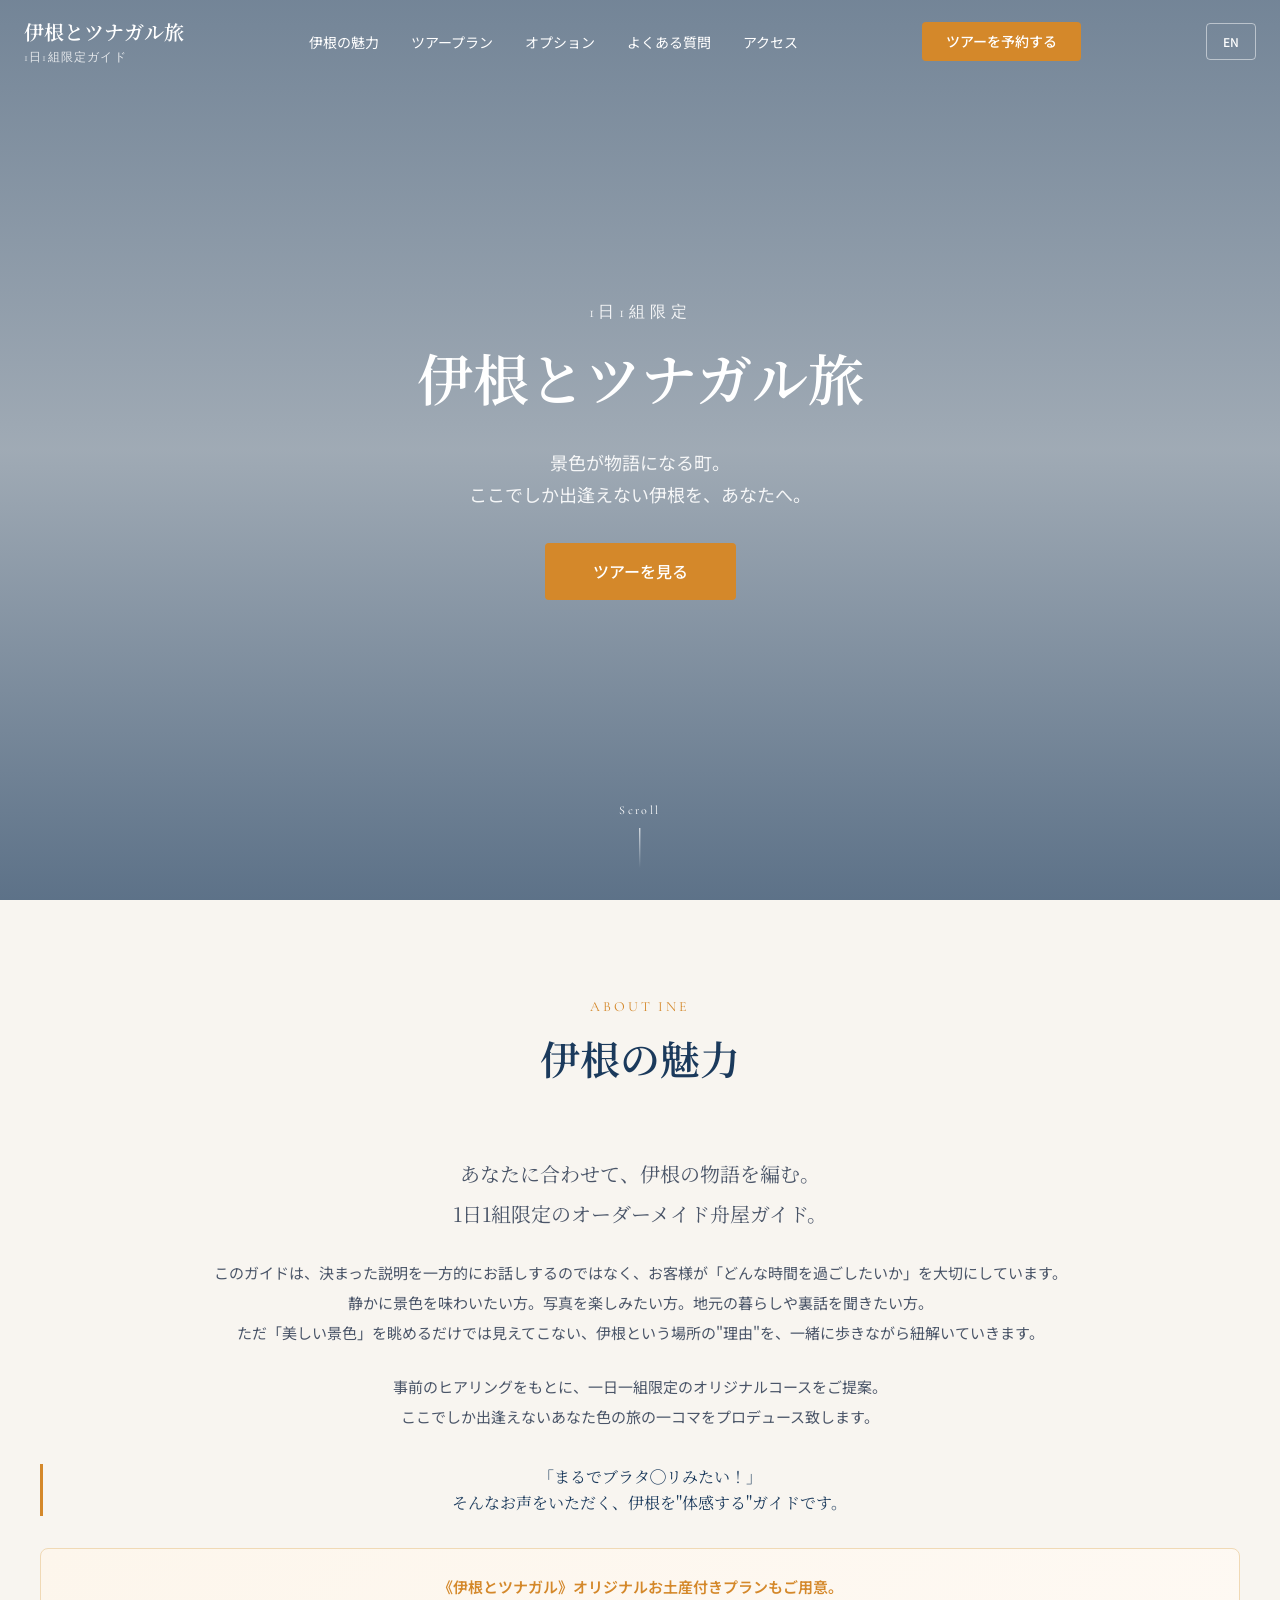
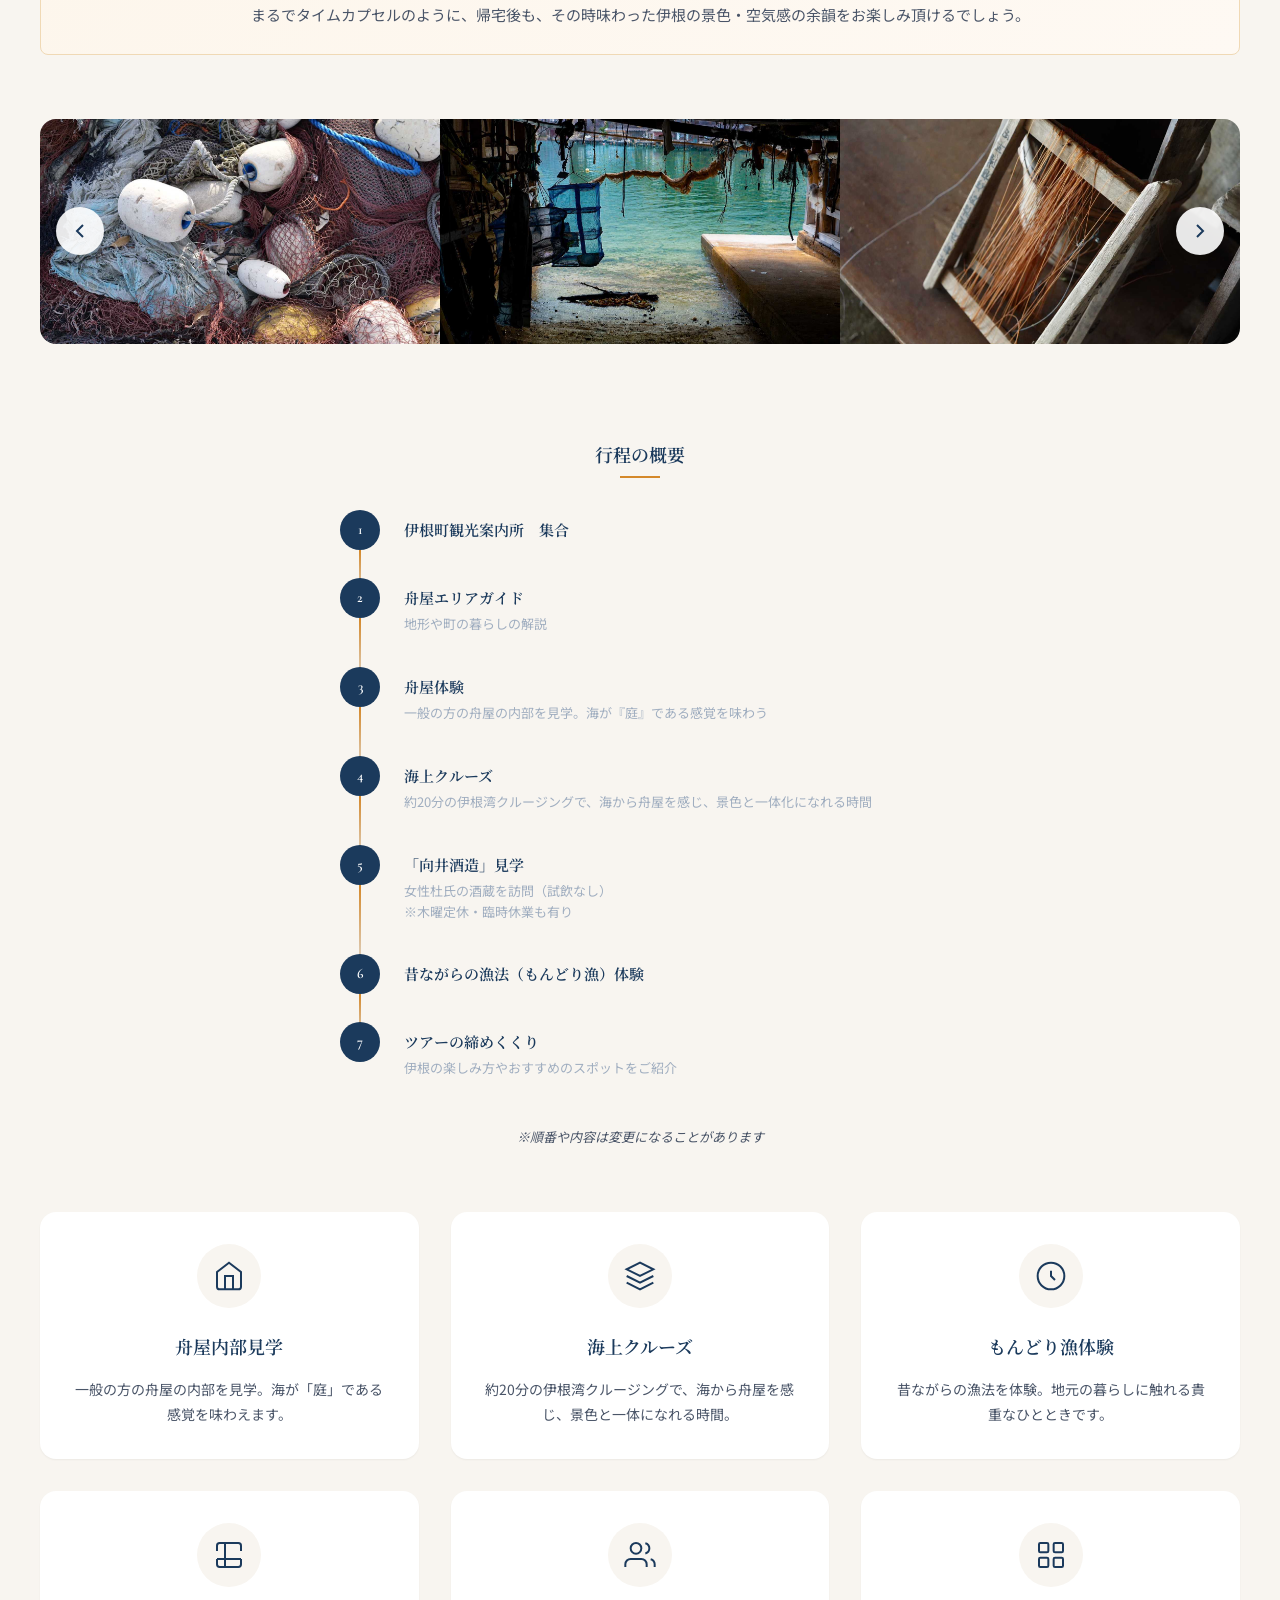
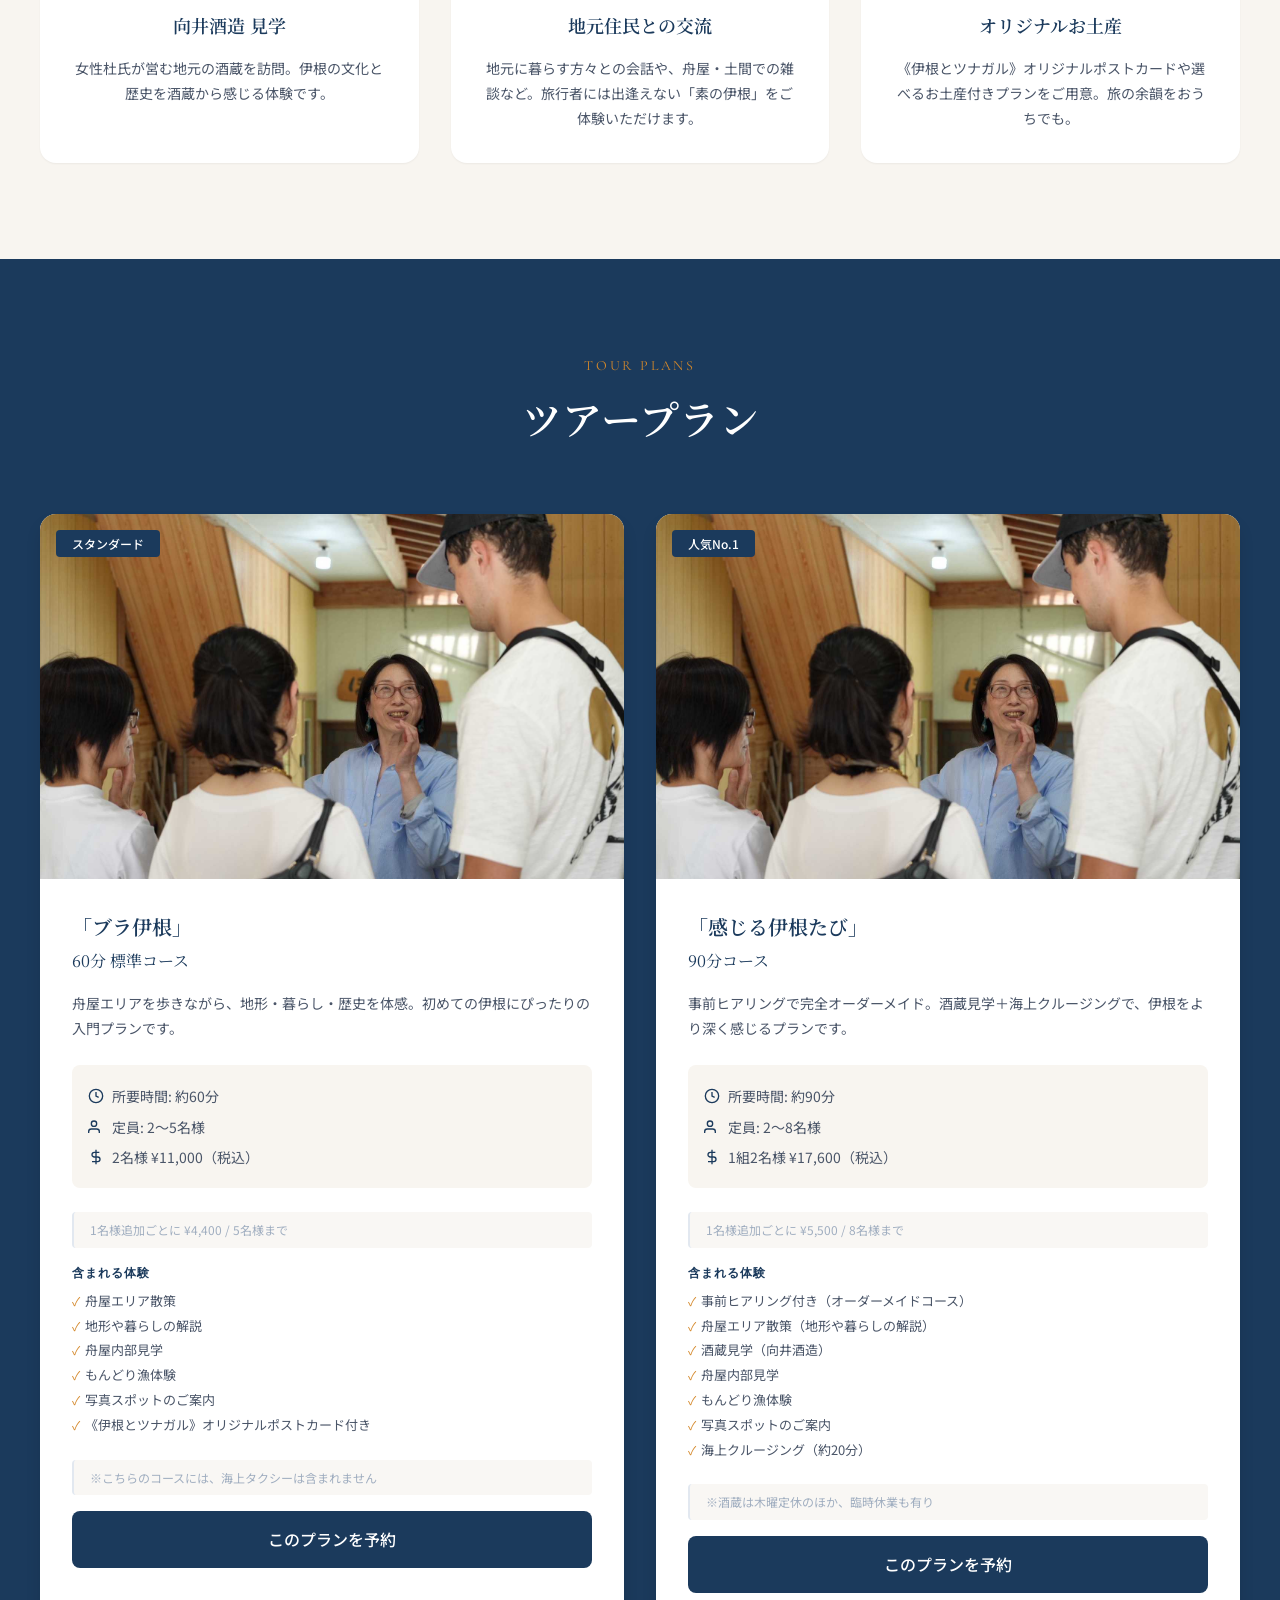
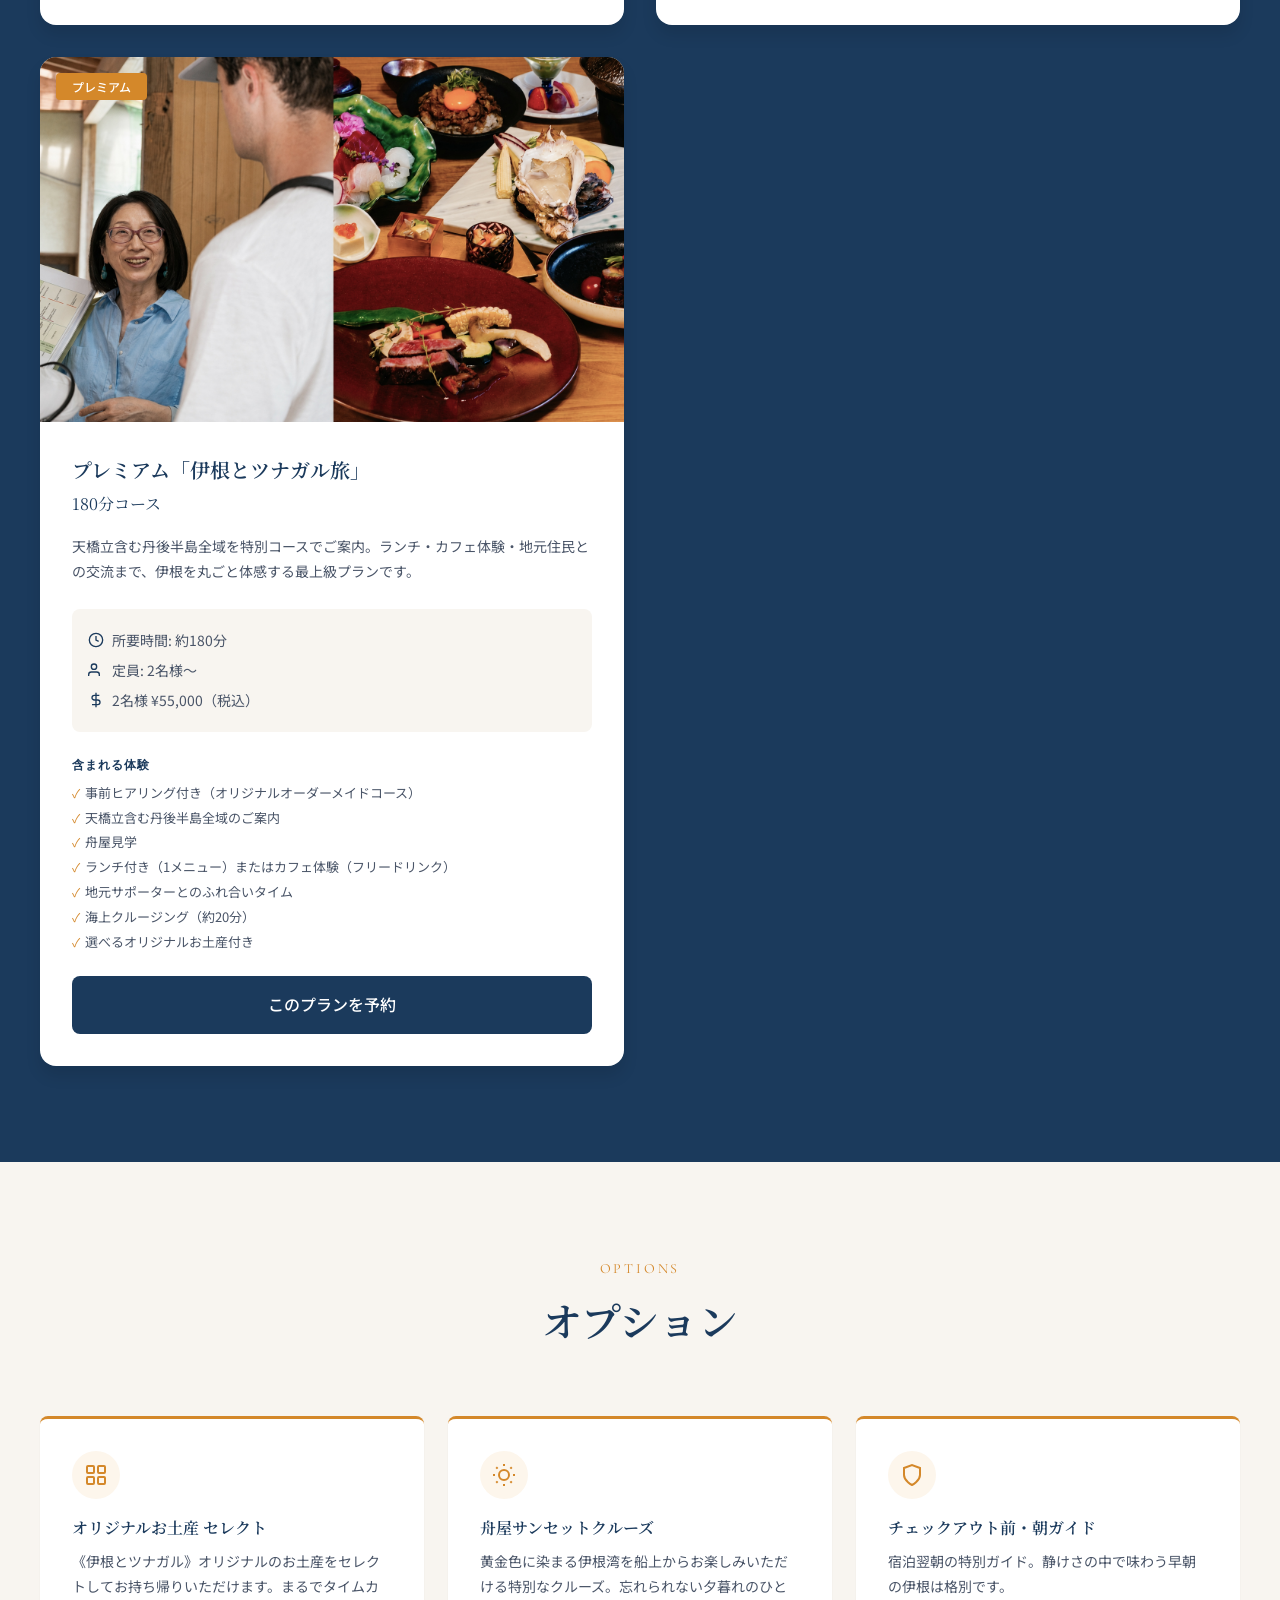
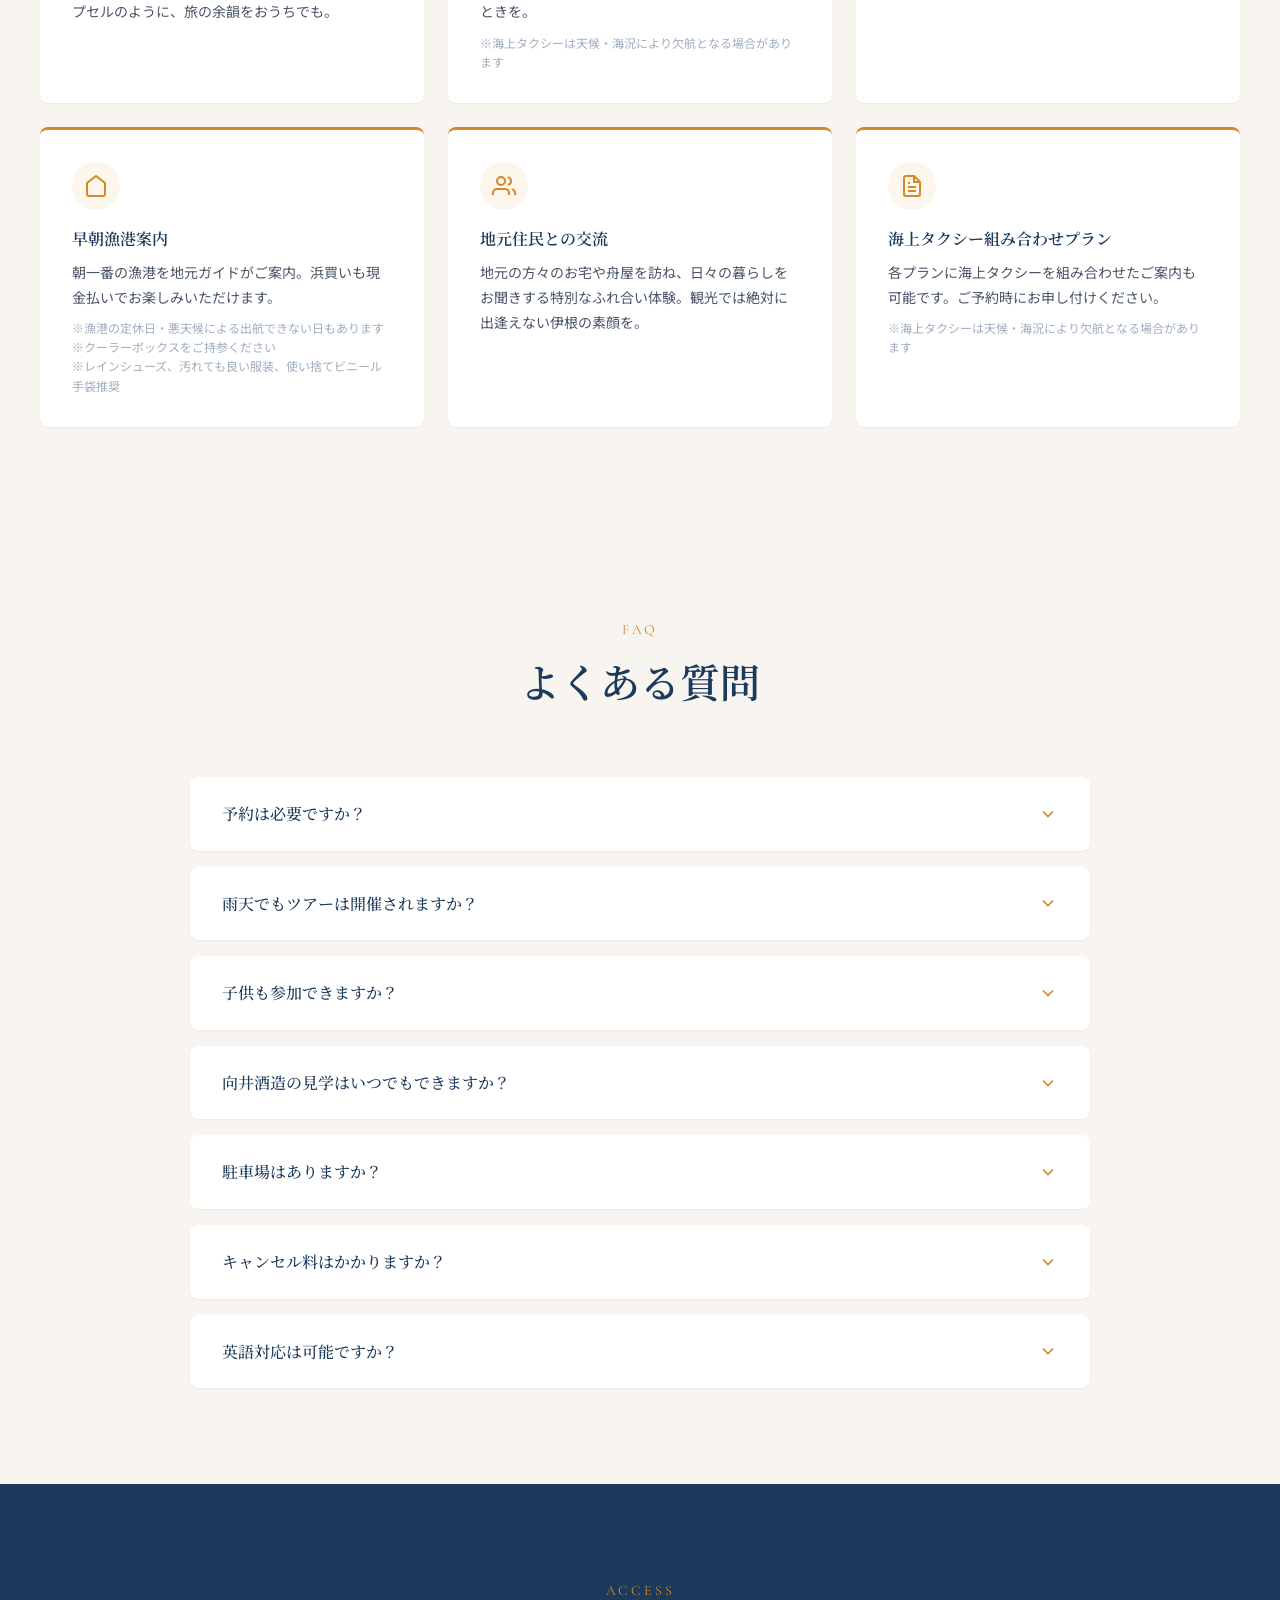
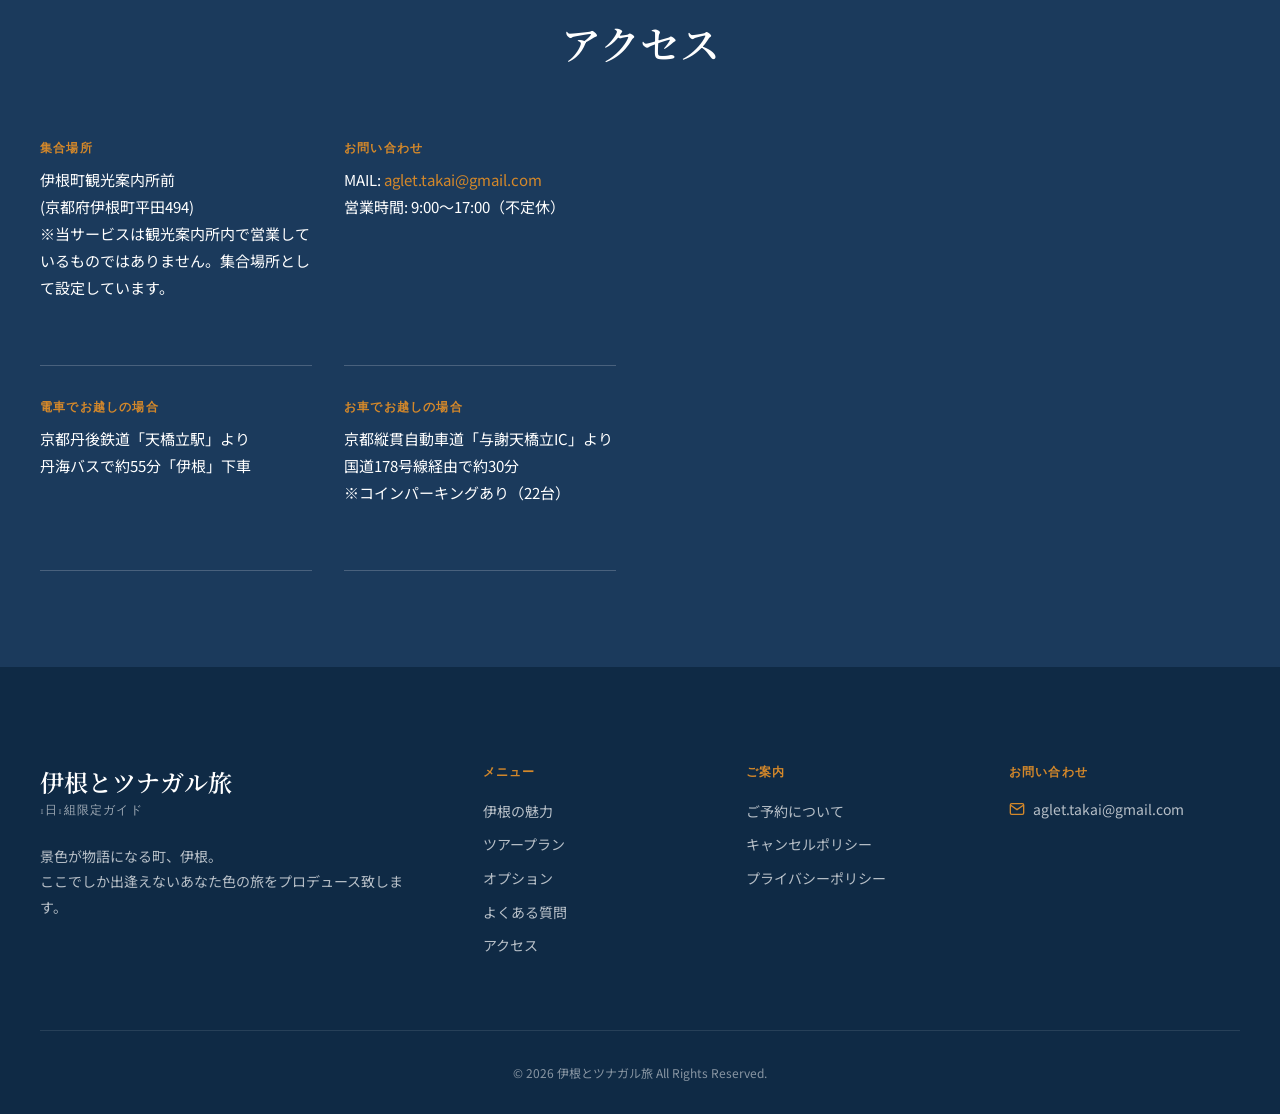
<file: index.html>
<!DOCTYPE html>
<html lang="ja">
<head>
  <meta charset="UTF-8">
  <meta name="viewport" content="width=device-width, initial-scale=1.0">
  <title>伊根とツナガル旅 | 伊根の舟屋オーダーメイドガイドツアー</title>
  <meta name="description" content="景色が物語になる町、伊根。1日1組限定のオーダーメイドガイドで、ここでしか出逢えないあなただけの伊根をプロデュース。舟屋見学、海上クルーズ、もんどり漁体験など。">
  <link rel="shortcut icon" href="/favicon.ico"> 
  <link rel="preconnect" href="https://fonts.googleapis.com">
  <link rel="preconnect" href="https://fonts.gstatic.com" crossorigin>
  <link href="https://fonts.googleapis.com/css2?family=Cormorant+Garamond:wght@400;500;600&family=Noto+Sans+JP:wght@400;500;700&family=Noto+Serif+JP:wght@400;500;600;700&display=swap" rel="stylesheet">
  <link rel="stylesheet" href="styles.css">

<!-- Google Tag Manager -->
<script>(function(w,d,s,l,i){w[l]=w[l]||[];w[l].push({'gtm.start':
new Date().getTime(),event:'gtm.js'});var f=d.getElementsByTagName(s)[0],
j=d.createElement(s),dl=l!='dataLayer'?'&l='+l:'';j.async=true;j.src=
'https://www.googletagmanager.com/gtm.js?id='+i+dl;f.parentNode.insertBefore(j,f);
})(window,document,'script','dataLayer','GTM-T5XVK6HF');</script>
<!-- End Google Tag Manager -->
 
  <style>
    /* ===== 追加スタイル ===== */

    /* about__text */
    .about__text {
      font-size: 0.9375rem;
      line-height: 2;
      color: var(--color-gray-600);
      margin-top: var(--space-lg);
    }
    .about__text--highlight {
      font-family: var(--font-serif);
      font-size: 1rem;
      color: var(--color-navy);
      border-left: 3px solid var(--color-amber);
      padding-left: var(--space-md);
      margin-top: var(--space-xl);
    }
    .about__text--gift {
      margin-top: var(--space-xl);
      background: linear-gradient(135deg, #fdf6ec 0%, #fef9f3 100%);
      border: 1px solid #f0d9b5;
      border-radius: var(--radius-md);
      padding: var(--space-lg) var(--space-xl);
      font-size: 0.9375rem;
      line-height: 1.9;
      color: var(--color-gray-600);
    }
    .about__text--gift strong {
      color: var(--color-amber);
      font-weight: 600;
    }

    /* 行程タイムライン */
    .itinerary {
      margin-top: var(--space-3xl);
      margin-bottom: var(--space-3xl);
    }
    .itinerary__title {
      font-family: var(--font-serif);
      font-size: 1.125rem;
      font-weight: 600;
      color: var(--color-navy);
      text-align: center;
      margin-bottom: var(--space-xl);
      position: relative;
    }
    .itinerary__title::after {
      content: '';
      display: block;
      width: 40px;
      height: 2px;
      background: var(--color-amber);
      margin: var(--space-sm) auto 0;
    }
    .itinerary__list {
      display: flex;
      flex-direction: column;
      gap: 0;
      max-width: 600px;
      margin: 0 auto;
    }
    .itinerary__item {
      display: flex;
      gap: var(--space-lg);
      align-items: flex-start;
      position: relative;
    }
    .itinerary__item:not(:last-child)::after {
      content: '';
      position: absolute;
      left: 19px;
      top: 40px;
      width: 2px;
      height: calc(100% - 8px);
      background: linear-gradient(to bottom, var(--color-amber), var(--color-gray-200));
    }
    .itinerary__num {
      flex-shrink: 0;
      width: 40px;
      height: 40px;
      background: var(--color-navy);
      color: #fff;
      border-radius: 50%;
      display: flex;
      align-items: center;
      justify-content: center;
      font-family: var(--font-display);
      font-size: 0.875rem;
      font-weight: 600;
      position: relative;
      z-index: 1;
    }
    .itinerary__body {
      padding: var(--space-sm) 0 var(--space-xl);
    }
    .itinerary__step {
      font-family: var(--font-serif);
      font-size: 0.9375rem;
      font-weight: 600;
      color: var(--color-navy);
      margin-bottom: 4px;
    }
    .itinerary__note {
      font-size: 0.8125rem;
      color: var(--color-gray-400);
      line-height: 1.6;
    }
    .itinerary__caution {
      font-size: 0.8125rem;
      color: var(--color-gray-600);
      text-align: center;
      margin-top: var(--space-md);
      font-style: italic;
    }

    /* プランカード拡張 */
    .plan-card__includes {
      margin-bottom: var(--space-lg);
    }
    .plan-card__includes-title {
      font-size: 0.75rem;
      font-weight: 600;
      color: var(--color-navy);
      letter-spacing: 0.08em;
      text-transform: uppercase;
      margin-bottom: var(--space-sm);
      font-family: var(--font-display);
    }
    .plan-card__includes ul {
      list-style: none;
      display: flex;
      flex-direction: column;
      gap: 4px;
    }
    .plan-card__includes li {
      font-size: 0.8125rem;
      color: var(--color-gray-600);
      padding-left: 1em;
      position: relative;
      line-height: 1.6;
    }
    .plan-card__includes li::before {
      content: '✓';
      position: absolute;
      left: 0;
      color: var(--color-amber);
      font-size: 0.75rem;
    }
    .plan-card__note {
      font-size: 0.75rem;
      color: var(--color-gray-400);
      margin-bottom: var(--space-md);
      line-height: 1.6;
      padding: var(--space-sm) var(--space-md);
      background: #f9f7f4;
      border-radius: var(--radius-sm);
      border-left: 2px solid var(--color-gray-200);
    }

    /* オプションセクション */
    .options {
      padding: var(--space-4xl) var(--space-lg);
      background-color: var(--color-cream);
    }
    .options__container {
      max-width: 1200px;
      margin: 0 auto;
    }
    .options__grid {
      display: grid;
      grid-template-columns: 1fr;
      gap: var(--space-lg);
      margin-top: var(--space-2xl);
    }
    @media (min-width: 640px) {
      .options__grid { grid-template-columns: repeat(2, 1fr); }
    }
    @media (min-width: 1024px) {
      .options__grid { grid-template-columns: repeat(3, 1fr); }
    }
    .option-card {
      background: #fff;
      border-radius: var(--radius-md);
      padding: var(--space-xl);
      box-shadow: var(--shadow-sm);
      border-top: 3px solid var(--color-amber);
      transition: box-shadow var(--transition-base), transform var(--transition-base);
    }
    .option-card:hover {
      box-shadow: var(--shadow-lg);
      transform: translateY(-3px);
    }
    .option-card__icon {
      width: 48px;
      height: 48px;
      background: #fdf6ec;
      border-radius: 50%;
      display: flex;
      align-items: center;
      justify-content: center;
      color: var(--color-amber);
      margin-bottom: var(--space-md);
    }
    .option-card__title {
      font-family: var(--font-serif);
      font-size: 1rem;
      font-weight: 600;
      color: var(--color-navy);
      margin-bottom: var(--space-sm);
    }
    .option-card__text {
      font-size: 0.875rem;
      color: var(--color-gray-600);
      line-height: 1.8;
    }
    .option-card__caution {
      font-size: 0.75rem;
      color: var(--color-gray-400);
      margin-top: var(--space-sm);
      line-height: 1.6;
    }
  </style>

   <!-- =====================================================
       構造化データ（Schema.org JSON-LD）
       1. WebSite        : サイト全体・サイト名
       2. LocalBusiness  : 事業者情報・NAP・営業時間・プライスレンジ
       3. TouristTrip    : ツアープラン3種（ブラ伊根 / 感じる伊根たび / プレミアム）
       4. FAQPage        : よくある質問7件
       5. BreadcrumbList : パンくずリスト
       ===================================================== -->

  <!-- 1. WebSite -->
  <script type="application/ld+json">
  {
    "@context": "https://schema.org",
    "@type": "WebSite",
    "@id": "https://ineguide.com/#website",
    "url": "https://ineguide.com/",
    "name": "伊根とツナガル旅",
    "description": "景色が物語になる町、伊根。1日1組限定のオーダーメイドガイドで、ここでしか出逢えないあなただけの伊根をプロデュース。",
    "inLanguage": ["ja", "en"],
    "publisher": {
      "@id": "https://ineguide.com/#business"
    },
    "potentialAction": {
      "@type": "SearchAction",
      "target": {
        "@type": "EntryPoint",
        "urlTemplate": "https://ineguide.com/?s={search_term_string}"
      },
      "query-input": "required name=search_term_string"
    }
  }
  </script>

  <!-- 2. LocalBusiness (TouristInformationCenter) -->
  <script type="application/ld+json">
  {
    "@context": "https://schema.org",
    "@type": ["LocalBusiness", "TouristInformationCenter"],
    "@id": "https://ineguide.com/#business",
    "name": "伊根とツナガル旅",
    "alternateName": "Ine Tsunagaru Journey",
    "description": "1日1組限定のオーダーメイド舟屋ガイド。事前ヒアリングをもとに、あなただけのオリジナルコースをご提案します。舟屋内部見学・海上クルーズ・もんどり漁体験・向井酒造見学など。",
    "url": "https://ineguide.com/",
    "logo": "https://ineguide.com/img/logo.png",
    "image": "https://ineguide.com/img/ine_gallery01.jpg",
    "email": "aglet.takai@gmail.com",
    "address": {
      "@type": "PostalAddress",
      "streetAddress": "伊根町字平田77",
      "addressLocality": "与謝郡伊根町",
      "addressRegion": "京都府",
      "postalCode": "626-0423",
      "addressCountry": "JP"
    },
    "geo": {
      "@type": "GeoCoordinates",
      "latitude": 35.6833,
      "longitude": 135.2667
    },
    "openingHoursSpecification": [
      {
        "@type": "OpeningHoursSpecification",
        "dayOfWeek": [
          "Monday", "Tuesday", "Wednesday", "Thursday",
          "Friday", "Saturday", "Sunday"
        ],
        "opens": "09:00",
        "closes": "17:00"
      }
    ],
    "priceRange": "¥¥¥",
    "currenciesAccepted": "JPY",
    "paymentAccepted": "現金, クレジットカード",
    "areaServed": {
      "@type": "Place",
      "name": "京都府与謝郡伊根町"
    },
    "hasMap": "https://maps.google.com/?q=35.6833,135.2667",
    "sameAs": [
      "https://ineguide.com/en/"
    ],
    "knowsLanguage": ["ja", "en"],
    "availableLanguage": [
      { "@type": "Language", "name": "Japanese" },
      { "@type": "Language", "name": "English" }
    ],
    "hasOfferCatalog": {
      "@type": "OfferCatalog",
      "name": "ツアープラン一覧",
      "itemListElement": [
        {
          "@type": "OfferCatalog",
          "name": "「ブラ伊根」60分 標準コース",
          "description": "舟屋エリア散策・地形や暮らしの解説・舟屋内部見学・もんどり漁体験・写真スポット案内・オリジナルポストカード付き"
        },
        {
          "@type": "OfferCatalog",
          "name": "「感じる伊根たび」90分コース",
          "description": "事前ヒアリング付きオーダーメイド・酒蔵見学・舟屋内部見学・もんどり漁体験・海上クルージング（約20分）"
        },
        {
          "@type": "OfferCatalog",
          "name": "プレミアム「伊根とツナガル旅」180分コース",
          "description": "丹後半島全域ご案内・舟屋見学・ランチまたはカフェ体験・地元住民との交流・選べるオリジナルお土産"
        }
      ]
    }
  }
  </script>

  <!-- 3. TouristTrip × 3プラン -->
  <script type="application/ld+json">
  {
    "@context": "https://schema.org",
    "@graph": [
      {
        "@type": "TouristTrip",
        "@id": "https://ineguide.com/#plan-a",
        "name": "「ブラ伊根」60分 標準コース",
        "description": "舟屋エリアを歩きながら、地形・暮らし・歴史を体感。初めての伊根にぴったりの入門プランです。舟屋内部見学・もんどり漁体験・写真スポット案内・オリジナルポストカード付き。海上タクシーは含まれません。",
        "url": "https://ineguide.com/#plans",
        "image": "https://images.unsplash.com/photo-1551632811-561732d1e306?w=600&q=80",
        "touristType": [
          { "@type": "Audience", "audienceType": "旅行者" },
          { "@type": "Audience", "audienceType": "伊根初訪問者" }
        ],
        "provider": { "@id": "https://ineguide.com/#business" },
        "itinerary": {
          "@type": "ItemList",
          "itemListElement": [
            { "@type": "ListItem", "position": 1, "name": "伊根町観光案内所 集合" },
            { "@type": "ListItem", "position": 2, "name": "舟屋エリア散策・地形や暮らしの解説" },
            { "@type": "ListItem", "position": 3, "name": "舟屋内部見学" },
            { "@type": "ListItem", "position": 4, "name": "もんどり漁体験" },
            { "@type": "ListItem", "position": 5, "name": "写真スポットのご案内" }
          ]
        },
        "offers": {
          "@type": "Offer",
          "name": "2名様料金",
          "price": "11000",
          "priceCurrency": "JPY",
          "priceSpecification": {
            "@type": "UnitPriceSpecification",
            "price": "11000",
            "priceCurrency": "JPY",
            "description": "2名様・税込。1名様追加ごとに¥4,400。5名様まで。"
          },
          "availability": "https://schema.org/InStock",
          "validFrom": "2025-01-01",
          "url": "https://ineguide.com/#plans",
          "seller": { "@id": "https://ineguide.com/#business" }
        },
        "duration": "PT60M",
        "maximumAttendeeCapacity": 5,
        "inLanguage": ["ja", "en"],
        "subjectOf": {
          "@type": "Event",
          "name": "「ブラ伊根」ガイドツアー",
          "eventStatus": "https://schema.org/EventScheduled",
          "eventAttendanceMode": "https://schema.org/OfflineEventAttendanceMode",
          "location": {
            "@type": "Place",
            "name": "伊根町観光案内所",
            "address": {
              "@type": "PostalAddress",
              "streetAddress": "伊根町字平田77",
              "addressLocality": "与謝郡伊根町",
              "addressRegion": "京都府",
              "postalCode": "626-0423",
              "addressCountry": "JP"
            }
          }
        }
      },
      {
        "@type": "TouristTrip",
        "@id": "https://ineguide.com/#plan-b",
        "name": "「感じる伊根たび」90分コース",
        "description": "事前ヒアリングで完全オーダーメイド。酒蔵見学（向井酒造）＋海上クルージング（約20分）で、伊根をより深く感じるプランです。最大8名様。※酒蔵は木曜定休・臨時休業あり。",
        "url": "https://ineguide.com/#plans",
        "image": "https://images.unsplash.com/photo-1530521954074-e64f6810b32d?w=600&q=80",
        "touristType": [
          { "@type": "Audience", "audienceType": "リピーター" },
          { "@type": "Audience", "audienceType": "伊根をより深く知りたい旅行者" }
        ],
        "provider": { "@id": "https://ineguide.com/#business" },
        "itinerary": {
          "@type": "ItemList",
          "itemListElement": [
            { "@type": "ListItem", "position": 1, "name": "伊根町観光案内所 集合・事前ヒアリング" },
            { "@type": "ListItem", "position": 2, "name": "舟屋エリア散策・地形や暮らしの解説" },
            { "@type": "ListItem", "position": 3, "name": "向井酒造 見学（女性杜氏の酒蔵）" },
            { "@type": "ListItem", "position": 4, "name": "舟屋内部見学" },
            { "@type": "ListItem", "position": 5, "name": "もんどり漁体験" },
            { "@type": "ListItem", "position": 6, "name": "海上クルージング（約20分）" },
            { "@type": "ListItem", "position": 7, "name": "写真スポットのご案内" }
          ]
        },
        "offers": {
          "@type": "Offer",
          "name": "1組2名様料金",
          "price": "17600",
          "priceCurrency": "JPY",
          "priceSpecification": {
            "@type": "UnitPriceSpecification",
            "price": "17600",
            "priceCurrency": "JPY",
            "description": "1組2名様・税込。1名様追加ごとに¥5,500。8名様まで。"
          },
          "availability": "https://schema.org/InStock",
          "validFrom": "2025-01-01",
          "url": "https://ineguide.com/#plans",
          "seller": { "@id": "https://ineguide.com/#business" }
        },
        "duration": "PT90M",
        "maximumAttendeeCapacity": 8,
        "inLanguage": ["ja", "en"],
        "subjectOf": {
          "@type": "Event",
          "name": "「感じる伊根たび」ガイドツアー",
          "eventStatus": "https://schema.org/EventScheduled",
          "eventAttendanceMode": "https://schema.org/OfflineEventAttendanceMode",
          "location": {
            "@type": "Place",
            "name": "伊根町観光案内所",
            "address": {
              "@type": "PostalAddress",
              "streetAddress": "伊根町字平田77",
              "addressLocality": "与謝郡伊根町",
              "addressRegion": "京都府",
              "postalCode": "626-0423",
              "addressCountry": "JP"
            }
          }
        }
      },
      {
        "@type": "TouristTrip",
        "@id": "https://ineguide.com/#plan-c",
        "name": "プレミアム「伊根とツナガル旅」180分コース",
        "description": "天橋立含む丹後半島全域を特別コースでご案内。ランチ・カフェ体験・地元住民との交流まで、伊根を丸ごと体感する最上級プランです。選べるオリジナルお土産付き。",
        "url": "https://ineguide.com/#plans",
        "image": "https://images.unsplash.com/photo-1506905925346-21bda4d32df4?w=600&q=80",
        "touristType": [
          { "@type": "Audience", "audienceType": "プレミアム体験希望者" },
          { "@type": "Audience", "audienceType": "丹後半島を深く知りたい旅行者" }
        ],
        "provider": { "@id": "https://ineguide.com/#business" },
        "itinerary": {
          "@type": "ItemList",
          "itemListElement": [
            { "@type": "ListItem", "position": 1, "name": "事前ヒアリング・オーダーメイドコース設計" },
            { "@type": "ListItem", "position": 2, "name": "天橋立含む丹後半島全域のご案内" },
            { "@type": "ListItem", "position": 3, "name": "舟屋見学" },
            { "@type": "ListItem", "position": 4, "name": "ランチ（1メニュー）またはカフェ体験（フリードリンク）" },
            { "@type": "ListItem", "position": 5, "name": "地元サポーターとのふれ合いタイム" },
            { "@type": "ListItem", "position": 6, "name": "選べるオリジナルお土産" }
          ]
        },
        "offers": {
          "@type": "Offer",
          "name": "2名様料金",
          "price": "55000",
          "priceCurrency": "JPY",
          "priceSpecification": {
            "@type": "UnitPriceSpecification",
            "price": "55000",
            "priceCurrency": "JPY",
            "description": "2名様・税込。"
          },
          "availability": "https://schema.org/InStock",
          "validFrom": "2025-01-01",
          "url": "https://ineguide.com/#plans",
          "seller": { "@id": "https://ineguide.com/#business" }
        },
        "duration": "PT180M",
        "inLanguage": ["ja", "en"],
        "subjectOf": {
          "@type": "Event",
          "name": "プレミアム「伊根とツナガル旅」ガイドツアー",
          "eventStatus": "https://schema.org/EventScheduled",
          "eventAttendanceMode": "https://schema.org/OfflineEventAttendanceMode",
          "location": {
            "@type": "Place",
            "name": "伊根町・丹後半島全域",
            "address": {
              "@type": "PostalAddress",
              "addressLocality": "与謝郡伊根町",
              "addressRegion": "京都府",
              "addressCountry": "JP"
            }
          }
        }
      }
    ]
  }
  </script>

  <!-- 4. FAQPage -->
  <script type="application/ld+json">
  {
    "@context": "https://schema.org",
    "@type": "FAQPage",
    "@id": "https://ineguide.com/#faq",
    "mainEntity": [
      {
        "@type": "Question",
        "name": "予約は必要ですか？",
        "acceptedAnswer": {
          "@type": "Answer",
          "text": "はい、事前予約をお願いしております。特に週末や祝日、ゴールデンウィーク、お盆期間は混み合いますので、お早めのご予約をおすすめします。当日のご予約も空きがあれば承りますが、確実にご参加いただくためには前日までのご予約をお願いいたします。"
        }
      },
      {
        "@type": "Question",
        "name": "雨天でもツアーは開催されますか？",
        "acceptedAnswer": {
          "@type": "Answer",
          "text": "小雨程度であれば開催いたします。海上タクシープランは屋根付きの船もございますのでご安心ください。ただし、強風や荒天の場合は安全のため中止となることがあります。その際は前日または当日朝にご連絡いたします。"
        }
      },
      {
        "@type": "Question",
        "name": "子供も参加できますか？",
        "acceptedAnswer": {
          "@type": "Answer",
          "text": "もちろんです。お子様連れのご家族も大歓迎です。小学生以下のお子様は保護者同伴でご参加いただけます。海上タクシーにはライフジャケットを完備しておりますので、安心してお楽しみいただけます。3歳以下のお子様は無料です。"
        }
      },
      {
        "@type": "Question",
        "name": "向井酒造の見学はいつでもできますか？",
        "acceptedAnswer": {
          "@type": "Answer",
          "text": "向井酒造は木曜日が定休日のほか、臨時休業となる場合がございます。ご予約時に確認いたしますが、当日の状況によっては見学できないこともございます。あらかじめご了承ください。"
        }
      },
      {
        "@type": "Question",
        "name": "駐車場はありますか？",
        "acceptedAnswer": {
          "@type": "Answer",
          "text": "はい、コインパーキング（22台）がございます。集合場所のすぐ近くにございますので、お車でお越しの方も便利にご利用いただけます。満車の場合は近隣の有料駐車場をご案内いたします。"
        }
      },
      {
        "@type": "Question",
        "name": "キャンセル料はかかりますか？",
        "acceptedAnswer": {
          "@type": "Answer",
          "text": "前日までのキャンセルは無料です。当日キャンセルの場合は料金の50%、無断キャンセルの場合は100%のキャンセル料を頂戴しております。天候不良による中止の場合はキャンセル料はかかりません。"
        }
      },
      {
        "@type": "Question",
        "name": "英語対応は可能ですか？",
        "acceptedAnswer": {
          "@type": "Answer",
          "text": "はい、英語対応可能なガイドが在籍しております。ご予約時に「英語ガイド希望」とお伝えください。また、英語の説明資料もご用意しておりますので、外国人のお客様にもお楽しみいただけます。"
        }
      }
    ]
  }
  </script>

  <!-- 5. BreadcrumbList -->
  <script type="application/ld+json">
  {
    "@context": "https://schema.org",
    "@type": "BreadcrumbList",
    "itemListElement": [
      {
        "@type": "ListItem",
        "position": 1,
        "name": "ホーム",
        "item": "https://ineguide.com/"
      },
      {
        "@type": "ListItem",
        "position": 2,
        "name": "伊根の魅力",
        "item": "https://ineguide.com/#about"
      },
      {
        "@type": "ListItem",
        "position": 3,
        "name": "ツアープラン",
        "item": "https://ineguide.com/#plans"
      },
      {
        "@type": "ListItem",
        "position": 4,
        "name": "オプション",
        "item": "https://ineguide.com/#options"
      },
      {
        "@type": "ListItem",
        "position": 5,
        "name": "よくある質問",
        "item": "https://ineguide.com/#faq"
      },
      {
        "@type": "ListItem",
        "position": 6,
        "name": "アクセス",
        "item": "https://ineguide.com/#access"
      }
    ]
  }
  </script>
  
</head>
<body>
<!-- Google Tag Manager (noscript) -->
<noscript><iframe src="https://www.googletagmanager.com/ns.html?id=GTM-T5XVK6HF"
height="0" width="0" style="display:none;visibility:hidden"></iframe></noscript>
<!-- End Google Tag Manager (noscript) -->
 
  <!-- ========================================
       HEADER
       ======================================== -->
  <header class="header" id="header">
    <div class="header__container">
      <a href="#" class="header__logo">
        <span class="header__logo-main">伊根とツナガル旅</span>
        <span class="header__logo-sub">1日1組限定ガイド</span>
      </a>
      <nav class="header__nav" id="nav">
        <ul class="header__nav-list">
          <li><a href="#about" class="header__nav-link">伊根の魅力</a></li>
          <li><a href="#plans" class="header__nav-link">ツアープラン</a></li>
          <li><a href="#options" class="header__nav-link">オプション</a></li>
          <li><a href="#faq" class="header__nav-link">よくある質問</a></li>
          <li><a href="#access" class="header__nav-link">アクセス</a></li>
        </ul>
      </nav>
      <a href="#plans" class="header__cta">ツアーを予約する</a>
      <a href="en/" class="header__lang" aria-label="English">EN</a>
      <button class="header__menu-btn" id="menuBtn" aria-label="メニューを開く">
        <span></span>
        <span></span>
        <span></span>
      </button>
    </div>
  </header>

  <!-- ========================================
       HERO SECTION
       ======================================== -->
  <section class="hero">
    <div class="hero__bg">
      <video src="img/hero.mp4" autoplay muted loop alt="伊根の舟屋の風景" class="hero__bg-image"></video>
      <div class="hero__overlay"></div>
    </div>
    <div class="hero__content">
      <p class="hero__subtitle">1日1組限定</p>
      <h1 class="hero__title">伊根とツナガル旅</h1>
      <p class="hero__description">
        景色が物語になる町。<br>
        ここでしか出逢えない伊根を、あなたへ。
      </p>
      <a href="#plans" class="hero__cta">ツアーを見る</a>
    </div>
    <div class="hero__scroll">
      <span>Scroll</span>
      <div class="hero__scroll-line"></div>
    </div>
  </section>

  <!-- ========================================
       ABOUT SECTION
       ======================================== -->
  <section class="about" id="about">
    <div class="about__container">
      <header class="section-header">
        <p class="section-header__en">About Ine</p>
        <h2 class="section-header__title">伊根の魅力</h2>
      </header>

      <div class="about__intro">
        <p class="about__lead">
          あなたに合わせて、伊根の物語を編む。<br>
          1日1組限定のオーダーメイド舟屋ガイド。
        </p>
        <p class="about__text">
          このガイドは、決まった説明を一方的にお話しするのではなく、お客様が「どんな時間を過ごしたいか」を大切にしています。<br>
          静かに景色を味わいたい方。写真を楽しみたい方。地元の暮らしや裏話を聞きたい方。<br>
          ただ「美しい景色」を眺めるだけでは見えてこない、伊根という場所の"理由"を、一緒に歩きながら紐解いていきます。
        </p>
        <p class="about__text">
          事前のヒアリングをもとに、一日一組限定のオリジナルコースをご提案。<br>
          ここでしか出逢えないあなた色の旅の一コマをプロデュース致します。
        </p>
        <p class="about__text--highlight">
          「まるでブラタ◯リみたい！」<br>
          そんなお声をいただく、伊根を"体感する"ガイドです。
        </p>
        <div class="about__text--gift">
          <strong>《伊根とツナガル》オリジナルお土産付きプランもご用意。</strong><br>
          まるでタイムカプセルのように、帰宅後も、その時味わった伊根の景色・空気感の余韻をお楽しみ頂けるでしょう。
        </div>
      </div>

      <!-- Gallery Carousel -->
      <div class="about__gallery">
        <div class="gallery" id="gallery">
          <div class="gallery__track" id="galleryTrack">
            <div class="gallery__slide">
              <img src="img/ine_gallery00.jpg" alt="舟屋の風景">
            </div>
            <div class="gallery__slide">
              <img src="img/ine_gallery01.jpg" alt="舟屋の風景">
            </div>
            <div class="gallery__slide">
              <img src="img/ine_gallery02.jpg" alt="舟屋の風景">
            </div>
            <div class="gallery__slide">
              <img src="img/ine_gallery03.jpg" alt="舟屋の風景">
            </div>
            <div class="gallery__slide">
              <img src="img/ine_gallery04.jpg" alt="舟屋の風景">
            </div>
          </div>
        </div>
        <div class="gallery__controls">
          <button class="gallery__btn gallery__btn--prev" id="galleryPrev" aria-label="前へ">
            <svg width="24" height="24" viewBox="0 0 24 24" fill="none" stroke="currentColor" stroke-width="2">
              <polyline points="15 18 9 12 15 6"></polyline>
            </svg>
          </button>
          <button class="gallery__btn gallery__btn--next" id="galleryNext" aria-label="次へ">
            <svg width="24" height="24" viewBox="0 0 24 24" fill="none" stroke="currentColor" stroke-width="2">
              <polyline points="9 18 15 12 9 6"></polyline>
            </svg>
          </button>
        </div>
      </div>

      <!-- 行程タイムライン -->
      <div class="itinerary">
        <h3 class="itinerary__title">行程の概要</h3>
        <ol class="itinerary__list">
          <li class="itinerary__item">
            <div class="itinerary__num">1</div>
            <div class="itinerary__body">
              <p class="itinerary__step">伊根町観光案内所　集合</p>
            </div>
          </li>
          <li class="itinerary__item">
            <div class="itinerary__num">2</div>
            <div class="itinerary__body">
              <p class="itinerary__step">舟屋エリアガイド</p>
              <p class="itinerary__note">地形や町の暮らしの解説</p>
            </div>
          </li>
          <li class="itinerary__item">
            <div class="itinerary__num">3</div>
            <div class="itinerary__body">
              <p class="itinerary__step">舟屋体験</p>
              <p class="itinerary__note">一般の方の舟屋の内部を見学。海が『庭』である感覚を味わう</p>
            </div>
          </li>
          <li class="itinerary__item">
            <div class="itinerary__num">4</div>
            <div class="itinerary__body">
              <p class="itinerary__step">海上クルーズ</p>
              <p class="itinerary__note">約20分の伊根湾クルージングで、海から舟屋を感じ、景色と一体化になれる時間</p>
            </div>
          </li>
          <li class="itinerary__item">
            <div class="itinerary__num">5</div>
            <div class="itinerary__body">
              <p class="itinerary__step">「向井酒造」見学</p>
              <p class="itinerary__note">女性杜氏の酒蔵を訪問（試飲なし）<br>※木曜定休・臨時休業も有り</p>
            </div>
          </li>
          <li class="itinerary__item">
            <div class="itinerary__num">6</div>
            <div class="itinerary__body">
              <p class="itinerary__step">昔ながらの漁法（もんどり漁）体験</p>
            </div>
          </li>
          <li class="itinerary__item">
            <div class="itinerary__num">7</div>
            <div class="itinerary__body">
              <p class="itinerary__step">ツアーの締めくくり</p>
              <p class="itinerary__note">伊根の楽しみ方やおすすめのスポットをご紹介</p>
            </div>
          </li>
        </ol>
        <p class="itinerary__caution">※順番や内容は変更になることがあります</p>
      </div>

      <!-- Features -->
      <div class="about__features">
        <article class="feature">
          <div class="feature__icon">
            <svg width="32" height="32" viewBox="0 0 24 24" fill="none" stroke="currentColor" stroke-width="1.5">
              <path d="M3 9l9-7 9 7v11a2 2 0 0 1-2 2H5a2 2 0 0 1-2-2z"/>
              <polyline points="9 22 9 12 15 12 15 22"/>
            </svg>
          </div>
          <h3 class="feature__title">舟屋内部見学</h3>
          <p class="feature__text">一般の方の舟屋の内部を見学。海が「庭」である感覚を味わえます。</p>
        </article>
        <article class="feature">
          <div class="feature__icon">
            <svg width="32" height="32" viewBox="0 0 24 24" fill="none" stroke="currentColor" stroke-width="1.5">
              <path d="M12 2L2 7l10 5 10-5-10-5z"/>
              <path d="M2 17l10 5 10-5M2 12l10 5 10-5"/>
            </svg>
          </div>
          <h3 class="feature__title">海上クルーズ</h3>
          <p class="feature__text">約20分の伊根湾クルージングで、海から舟屋を感じ、景色と一体になれる時間。</p>
        </article>
        <article class="feature">
          <div class="feature__icon">
            <svg width="32" height="32" viewBox="0 0 24 24" fill="none" stroke="currentColor" stroke-width="1.5">
              <circle cx="12" cy="12" r="10"/>
              <path d="M12 8v4l3 3"/>
            </svg>
          </div>
          <h3 class="feature__title">もんどり漁体験</h3>
          <p class="feature__text">昔ながらの漁法を体験。地元の暮らしに触れる貴重なひとときです。</p>
        </article>
        <article class="feature">
          <div class="feature__icon">
            <svg width="32" height="32" viewBox="0 0 24 24" fill="none" stroke="currentColor" stroke-width="1.5">
              <path d="M9 3H5a2 2 0 0 0-2 2v4m6-6h10a2 2 0 0 1 2 2v4M9 3v18m0 0h10a2 2 0 0 0 2-2v-4M9 21H5a2 2 0 0 1-2-2v-4m0 0h18"/>
            </svg>
          </div>
          <h3 class="feature__title">向井酒造 見学</h3>
          <p class="feature__text">女性杜氏が営む地元の酒蔵を訪問。伊根の文化と歴史を酒蔵から感じる体験です。</p>
        </article>
        <article class="feature">
          <div class="feature__icon">
            <svg width="32" height="32" viewBox="0 0 24 24" fill="none" stroke="currentColor" stroke-width="1.5">
              <path d="M17 21v-2a4 4 0 0 0-4-4H5a4 4 0 0 0-4 4v2"/>
              <circle cx="9" cy="7" r="4"/>
              <path d="M23 21v-2a4 4 0 0 0-3-3.87"/>
              <path d="M16 3.13a4 4 0 0 1 0 7.75"/>
            </svg>
          </div>
          <h3 class="feature__title">地元住民との交流</h3>
          <p class="feature__text">地元に暮らす方々との会話や、舟屋・土間での雑談など。旅行者には出逢えない「素の伊根」をご体験いただけます。</p>
        </article>
        <article class="feature">
          <div class="feature__icon">
            <svg width="32" height="32" viewBox="0 0 24 24" fill="none" stroke="currentColor" stroke-width="1.5">
              <rect x="3" y="3" width="7" height="7" rx="1"/>
              <rect x="14" y="3" width="7" height="7" rx="1"/>
              <rect x="3" y="14" width="7" height="7" rx="1"/>
              <rect x="14" y="14" width="7" height="7" rx="1"/>
            </svg>
          </div>
          <h3 class="feature__title">オリジナルお土産</h3>
          <p class="feature__text">《伊根とツナガル》オリジナルポストカードや選べるお土産付きプランをご用意。旅の余韻をおうちでも。</p>
        </article>
      </div>
    </div>
  </section>

  <!-- ========================================
       PLANS SECTION
       ======================================== -->
  <section class="plans" id="plans">
    <div class="plans__container">
      <header class="section-header section-header--light">
        <p class="section-header__en">Tour Plans</p>
        <h2 class="section-header__title">ツアープラン</h2>
      </header>

      <div class="plans__grid">

        <!-- Plan 1: ブラ伊根 60分 -->
        <article class="plan-card">
          <div class="plan-card__image">
            <img src="img/ine_tour01.jpg" alt="ブラ伊根 60分コース">
            <span class="plan-card__badge">スタンダード</span>
          </div>
          <div class="plan-card__content">
            <h3 class="plan-card__title">「ブラ伊根」<br><small style="font-size:0.8em;font-weight:400;">60分 標準コース</small></h3>
            <p class="plan-card__description">舟屋エリアを歩きながら、地形・暮らし・歴史を体感。初めての伊根にぴったりの入門プランです。</p>
            <ul class="plan-card__details">
              <li>
                <svg width="16" height="16" viewBox="0 0 24 24" fill="none" stroke="currentColor" stroke-width="2">
                  <circle cx="12" cy="12" r="10"/><polyline points="12 6 12 12 16 14"/>
                </svg>
                所要時間: 約60分
              </li>
              <li>
                <svg width="16" height="16" viewBox="0 0 24 24" fill="none" stroke="currentColor" stroke-width="2">
                  <path d="M17 21v-2a4 4 0 0 0-4-4H5a4 4 0 0 0-4 4v2"/><circle cx="9" cy="7" r="4"/>
                </svg>
                定員: 2〜5名様
              </li>
              <li>
                <svg width="16" height="16" viewBox="0 0 24 24" fill="none" stroke="currentColor" stroke-width="2">
                  <line x1="12" y1="1" x2="12" y2="23"/><path d="M17 5H9.5a3.5 3.5 0 0 0 0 7h5a3.5 3.5 0 0 1 0 7H6"/>
                </svg>
                2名様 ¥11,000（税込）
              </li>
            </ul>
            <p class="plan-card__note">1名様追加ごとに ¥4,400 / 5名様まで</p>
            <div class="plan-card__includes">
              <p class="plan-card__includes-title">含まれる体験</p>
              <ul>
                <li>舟屋エリア散策</li>
                <li>地形や暮らしの解説</li>
                <li>舟屋内部見学</li>
                <li>もんどり漁体験</li>
                <li>写真スポットのご案内</li>
                <li>《伊根とツナガル》オリジナルポストカード付き</li>
              </ul>
            </div>
            <p class="plan-card__note">※こちらのコースには、海上タクシーは含まれません</p>
            <a href="https://my-site-109679-101190.square.site/" target="_blank" class="plan-card__cta">このプランを予約</a>
          </div>
        </article>

        <!-- Plan 2: 感じる伊根たび 90分 -->
        <article class="plan-card">
          <div class="plan-card__image">
            <img src="img/ine_tour02.jpg" alt="感じる伊根たび 90分コース">
            <span class="plan-card__badge">人気No.1</span>
          </div>
          <div class="plan-card__content">
            <h3 class="plan-card__title">「感じる伊根たび」<br><small style="font-size:0.8em;font-weight:400;">90分コース</small></h3>
            <p class="plan-card__description">事前ヒアリングで完全オーダーメイド。酒蔵見学＋海上クルージングで、伊根をより深く感じるプランです。</p>
            <ul class="plan-card__details">
              <li>
                <svg width="16" height="16" viewBox="0 0 24 24" fill="none" stroke="currentColor" stroke-width="2">
                  <circle cx="12" cy="12" r="10"/><polyline points="12 6 12 12 16 14"/>
                </svg>
                所要時間: 約90分
              </li>
              <li>
                <svg width="16" height="16" viewBox="0 0 24 24" fill="none" stroke="currentColor" stroke-width="2">
                  <path d="M17 21v-2a4 4 0 0 0-4-4H5a4 4 0 0 0-4 4v2"/><circle cx="9" cy="7" r="4"/>
                </svg>
                定員: 2〜8名様
              </li>
              <li>
                <svg width="16" height="16" viewBox="0 0 24 24" fill="none" stroke="currentColor" stroke-width="2">
                  <line x1="12" y1="1" x2="12" y2="23"/><path d="M17 5H9.5a3.5 3.5 0 0 0 0 7h5a3.5 3.5 0 0 1 0 7H6"/>
                </svg>
                1組2名様 ¥17,600（税込）
              </li>
            </ul>
            <p class="plan-card__note">1名様追加ごとに ¥5,500 / 8名様まで</p>
            <div class="plan-card__includes">
              <p class="plan-card__includes-title">含まれる体験</p>
              <ul>
                <li>事前ヒアリング付き（オーダーメイドコース）</li>
                <li>舟屋エリア散策（地形や暮らしの解説）</li>
                <li>酒蔵見学（向井酒造）</li>
                <li>舟屋内部見学</li>
                <li>もんどり漁体験</li>
                <li>写真スポットのご案内</li>
                <li>海上クルージング（約20分）</li>
              </ul>
            </div>
            <p class="plan-card__note">※酒蔵は木曜定休のほか、臨時休業も有り</p>
            <a href="https://my-site-109679-101190.square.site/" target="_blank" class="plan-card__cta">このプランを予約</a>
          </div>
        </article>

        <!-- Plan 3: プレミアム 180分 -->
        <article class="plan-card">
          <div class="plan-card__image">
            <img src="img/ine_tour03.jpg" alt="プレミアム 伊根とツナガル旅">
            <span class="plan-card__badge plan-card__badge--amber">プレミアム</span>
          </div>
          <div class="plan-card__content">
            <h3 class="plan-card__title">プレミアム「伊根とツナガル旅」<br><small style="font-size:0.8em;font-weight:400;">180分コース</small></h3>
            <p class="plan-card__description">天橋立含む丹後半島全域を特別コースでご案内。ランチ・カフェ体験・地元住民との交流まで、伊根を丸ごと体感する最上級プランです。</p>
            <ul class="plan-card__details">
              <li>
                <svg width="16" height="16" viewBox="0 0 24 24" fill="none" stroke="currentColor" stroke-width="2">
                  <circle cx="12" cy="12" r="10"/><polyline points="12 6 12 12 16 14"/>
                </svg>
                所要時間: 約180分
              </li>
              <li>
                <svg width="16" height="16" viewBox="0 0 24 24" fill="none" stroke="currentColor" stroke-width="2">
                  <path d="M17 21v-2a4 4 0 0 0-4-4H5a4 4 0 0 0-4 4v2"/><circle cx="9" cy="7" r="4"/>
                </svg>
                定員: 2名様〜
              </li>
              <li>
                <svg width="16" height="16" viewBox="0 0 24 24" fill="none" stroke="currentColor" stroke-width="2">
                  <line x1="12" y1="1" x2="12" y2="23"/><path d="M17 5H9.5a3.5 3.5 0 0 0 0 7h5a3.5 3.5 0 0 1 0 7H6"/>
                </svg>
                2名様 ¥55,000（税込）
              </li>
            </ul>
            <div class="plan-card__includes">
              <p class="plan-card__includes-title">含まれる体験</p>
              <ul>
                <li>事前ヒアリング付き（オリジナルオーダーメイドコース）</li>
                <li>天橋立含む丹後半島全域のご案内</li>
                <li>舟屋見学</li>
                <li>ランチ付き（1メニュー）またはカフェ体験（フリードリンク）</li>
                <li>地元サポーターとのふれ合いタイム</li>
                <li>海上クルージング（約20分）</li>
                <li>選べるオリジナルお土産付き</li>
              </ul>
            </div>
            <a href="https://my-site-109679-101190.square.site/" target="_blank" class="plan-card__cta">このプランを予約</a>
          </div>
        </article>

      </div>
    </div>
  </section>

  <!-- ========================================
       OPTIONS SECTION
       ======================================== -->
  <section class="options" id="options">
    <div class="options__container">
      <header class="section-header">
        <p class="section-header__en">Options</p>
        <h2 class="section-header__title">オプション</h2>
      </header>

      <div class="options__grid">

        <div class="option-card">
          <div class="option-card__icon">
            <svg width="24" height="24" viewBox="0 0 24 24" fill="none" stroke="currentColor" stroke-width="2">
              <rect x="3" y="3" width="7" height="7" rx="1"/><rect x="14" y="3" width="7" height="7" rx="1"/>
              <rect x="3" y="14" width="7" height="7" rx="1"/><rect x="14" y="14" width="7" height="7" rx="1"/>
            </svg>
          </div>
          <h3 class="option-card__title">オリジナルお土産 セレクト</h3>
          <p class="option-card__text">《伊根とツナガル》オリジナルのお土産をセレクトしてお持ち帰りいただけます。まるでタイムカプセルのように、旅の余韻をおうちでも。</p>
        </div>

        <div class="option-card">
          <div class="option-card__icon">
            <svg width="24" height="24" viewBox="0 0 24 24" fill="none" stroke="currentColor" stroke-width="2">
              <circle cx="12" cy="12" r="5"/><path d="M12 1v2M12 21v2M4.22 4.22l1.42 1.42M18.36 18.36l1.42 1.42M1 12h2M21 12h2M4.22 19.78l1.42-1.42M18.36 5.64l1.42-1.42"/>
            </svg>
          </div>
          <h3 class="option-card__title">舟屋サンセットクルーズ</h3>
          <p class="option-card__text">黄金色に染まる伊根湾を船上からお楽しみいただける特別なクルーズ。忘れられない夕暮れのひとときを。</p>
          <p class="option-card__caution">※海上タクシーは天候・海況により欠航となる場合があります</p>
        </div>

        <div class="option-card">
          <div class="option-card__icon">
            <svg width="24" height="24" viewBox="0 0 24 24" fill="none" stroke="currentColor" stroke-width="2">
              <path d="M12 22s8-4 8-10V5l-8-3-8 3v7c0 6 8 10 8 10z"/>
            </svg>
          </div>
          <h3 class="option-card__title">チェックアウト前・朝ガイド</h3>
          <p class="option-card__text">宿泊翌朝の特別ガイド。静けさの中で味わう早朝の伊根は格別です。</p>
        </div>

        <div class="option-card">
          <div class="option-card__icon">
            <svg width="24" height="24" viewBox="0 0 24 24" fill="none" stroke="currentColor" stroke-width="2">
              <path d="M3 9l9-7 9 7v11a2 2 0 0 1-2 2H5a2 2 0 0 1-2-2z"/>
            </svg>
          </div>
          <h3 class="option-card__title">早朝漁港案内</h3>
          <p class="option-card__text">朝一番の漁港を地元ガイドがご案内。浜買いも現金払いでお楽しみいただけます。</p>
          <p class="option-card__caution">※漁港の定休日・悪天候による出航できない日もあります<br>※クーラーボックスをご持参ください<br>※レインシューズ、汚れても良い服装、使い捨てビニール手袋推奨</p>
        </div>

        <div class="option-card">
          <div class="option-card__icon">
            <svg width="24" height="24" viewBox="0 0 24 24" fill="none" stroke="currentColor" stroke-width="2">
              <path d="M17 21v-2a4 4 0 0 0-4-4H5a4 4 0 0 0-4 4v2"/>
              <circle cx="9" cy="7" r="4"/>
              <path d="M23 21v-2a4 4 0 0 0-3-3.87M16 3.13a4 4 0 0 1 0 7.75"/>
            </svg>
          </div>
          <h3 class="option-card__title">地元住民との交流</h3>
          <p class="option-card__text">地元の方々のお宅や舟屋を訪ね、日々の暮らしをお聞きする特別なふれ合い体験。観光では絶対に出逢えない伊根の素顔を。</p>
        </div>

        <div class="option-card">
          <div class="option-card__icon">
            <svg width="24" height="24" viewBox="0 0 24 24" fill="none" stroke="currentColor" stroke-width="2">
              <path d="M14 2H6a2 2 0 0 0-2 2v16a2 2 0 0 0 2 2h12a2 2 0 0 0 2-2V8z"/>
              <polyline points="14 2 14 8 20 8"/><line x1="16" y1="13" x2="8" y2="13"/>
              <line x1="16" y1="17" x2="8" y2="17"/><polyline points="10 9 9 9 8 9"/>
            </svg>
          </div>
          <h3 class="option-card__title">海上タクシー組み合わせプラン</h3>
          <p class="option-card__text">各プランに海上タクシーを組み合わせたご案内も可能です。ご予約時にお申し付けください。</p>
          <p class="option-card__caution">※海上タクシーは天候・海況により欠航となる場合があります</p>
        </div>

      </div>
    </div>
  </section>

  <!-- ========================================
       FAQ SECTION
       ======================================== -->
  <section class="faq" id="faq">
    <div class="faq__container">
      <header class="section-header">
        <p class="section-header__en">FAQ</p>
        <h2 class="section-header__title">よくある質問</h2>
      </header>

      <div class="faq__list">
        <details class="faq__item">
          <summary class="faq__question">
            <span>予約は必要ですか？</span>
            <svg class="faq__icon" width="20" height="20" viewBox="0 0 24 24" fill="none" stroke="currentColor" stroke-width="2">
              <polyline points="6 9 12 15 18 9"></polyline>
            </svg>
          </summary>
          <div class="faq__answer">
            <p>はい、事前予約をお願いしております。特に週末や祝日、ゴールデンウィーク、お盆期間は混み合いますので、お早めのご予約をおすすめします。当日のご予約も空きがあれば承りますが、確実にご参加いただくためには前日までのご予約をお願いいたします。</p>
          </div>
        </details>

        <details class="faq__item">
          <summary class="faq__question">
            <span>雨天でもツアーは開催されますか？</span>
            <svg class="faq__icon" width="20" height="20" viewBox="0 0 24 24" fill="none" stroke="currentColor" stroke-width="2">
              <polyline points="6 9 12 15 18 9"></polyline>
            </svg>
          </summary>
          <div class="faq__answer">
            <p>小雨程度であれば開催いたします。海上タクシープランは屋根付きの船もございますのでご安心ください。ただし、強風や荒天の場合は安全のため中止となることがあります。その際は前日または当日朝にご連絡いたします。</p>
          </div>
        </details>

        <details class="faq__item">
          <summary class="faq__question">
            <span>子供も参加できますか？</span>
            <svg class="faq__icon" width="20" height="20" viewBox="0 0 24 24" fill="none" stroke="currentColor" stroke-width="2">
              <polyline points="6 9 12 15 18 9"></polyline>
            </svg>
          </summary>
          <div class="faq__answer">
            <p>もちろんです。お子様連れのご家族も大歓迎です。小学生以下のお子様は保護者同伴でご参加いただけます。海上タクシーにはライフジャケットを完備しておりますので、安心してお楽しみいただけます。3歳以下のお子様は無料です。</p>
          </div>
        </details>

        <details class="faq__item">
          <summary class="faq__question">
            <span>向井酒造の見学はいつでもできますか？</span>
            <svg class="faq__icon" width="20" height="20" viewBox="0 0 24 24" fill="none" stroke="currentColor" stroke-width="2">
              <polyline points="6 9 12 15 18 9"></polyline>
            </svg>
          </summary>
          <div class="faq__answer">
            <p>向井酒造は木曜日が定休日のほか、臨時休業となる場合がございます。ご予約時に確認いたしますが、当日の状況によっては見学できないこともございます。あらかじめご了承ください。</p>
          </div>
        </details>

        <details class="faq__item">
          <summary class="faq__question">
            <span>駐車場はありますか？</span>
            <svg class="faq__icon" width="20" height="20" viewBox="0 0 24 24" fill="none" stroke="currentColor" stroke-width="2">
              <polyline points="6 9 12 15 18 9"></polyline>
            </svg>
          </summary>
          <div class="faq__answer">
            <p>はい、コインパーキング（22台）がございます。集合場所のすぐ近くにございますので、お車でお越しの方も便利にご利用いただけます。満車の場合は近隣の有料駐車場をご案内いたします。</p>
          </div>
        </details>

        <details class="faq__item">
          <summary class="faq__question">
            <span>キャンセル料はかかりますか？</span>
            <svg class="faq__icon" width="20" height="20" viewBox="0 0 24 24" fill="none" stroke="currentColor" stroke-width="2">
              <polyline points="6 9 12 15 18 9"></polyline>
            </svg>
          </summary>
          <div class="faq__answer">
            <p>前日までのキャンセルは無料です。当日キャンセルの場合は料金の50%、無断キャンセルの場合は100%のキャンセル料を頂戴しております。天候不良による中止の場合はキャンセル料はかかりません。</p>
          </div>
        </details>

        <details class="faq__item">
          <summary class="faq__question">
            <span>英語対応は可能ですか？</span>
            <svg class="faq__icon" width="20" height="20" viewBox="0 0 24 24" fill="none" stroke="currentColor" stroke-width="2">
              <polyline points="6 9 12 15 18 9"></polyline>
            </svg>
          </summary>
          <div class="faq__answer">
            <p>はい、英語対応可能なガイドが在籍しております。ご予約時に「英語ガイド希望」とお伝えください。また、英語の説明資料もご用意しておりますので、外国人のお客様にもお楽しみいただけます。</p>
          </div>
        </details>
      </div>
    </div>
  </section>

  <!-- ========================================
       ACCESS SECTION
       ======================================== -->
  <section class="access" id="access">
    <div class="access__container">
      <header class="section-header section-header--light">
        <p class="section-header__en">Access</p>
        <h2 class="section-header__title">アクセス</h2>
      </header>

      <div class="access__content">
        <div class="access__info">
          <div class="access__group">
            <h3 class="access__label">集合場所</h3>
            <p class="access__text">伊根町観光案内所前
<br>(京都府伊根町平田494)
<br>※当サービスは観光案内所内で営業しているものではありません。集合場所として設定しています。</p>
          </div>
          <div class="access__group">
            <h3 class="access__label">お問い合わせ</h3>
            <p class="access__text">
              MAIL: <a href="mailto:aglet.takai@gmail.com">aglet.takai@gmail.com</a><br>
              営業時間: 9:00〜17:00（不定休）
            </p>
          </div>
          <div class="access__group">
            <h3 class="access__label">電車でお越しの場合</h3>
            <p class="access__text">京都丹後鉄道「天橋立駅」より<br>丹海バスで約55分「伊根」下車</p>
          </div>
          <div class="access__group">
            <h3 class="access__label">お車でお越しの場合</h3>
            <p class="access__text">京都縦貫自動車道「与謝天橋立IC」より<br>国道178号線経由で約30分<br>※コインパーキングあり（22台）</p>
          </div>
        </div>
        <div class="access__map">
          <iframe
            src="https://www.google.com/maps/embed?pb=!1m18!1m12!1m3!1d3241.0517379614234!2d135.2854123760574!3d35.67572803027575!2m3!1f0!2f0!3f0!3m2!1i1024!2i768!4f13.1!3m3!1m2!1s0x5fff9f8d0453acfd%3A0xe4e916a736124d8d!2z44CSNjI2LTA0MjMg5Lqs6YO95bqc5LiO6Kyd6YOh5LyK5qC555S65bmz55Sw77yU77yZ77yU!5e0!3m2!1sja!2sjp!4v1780550154265!5m2!1sja!2sjp"
            width="100%"
            height="100%"
            style="border:0;"
            allowfullscreen=""
            loading="lazy"
            title="伊根町の地図">
          </iframe>
        </div>
      </div>
    </div>
  </section>

  <!-- ========================================
       FOOTER
       ======================================== -->
  <footer class="footer">
    <div class="footer__container">
      <div class="footer__main">
        <div class="footer__brand">
          <a href="#" class="footer__logo">
            <span class="footer__logo-main">伊根とツナガル旅</span>
            <span class="footer__logo-sub">1日1組限定ガイド</span>
          </a>
          <p class="footer__description">
            景色が物語になる町、伊根。<br>
            ここでしか出逢えないあなた色の旅をプロデュース致します。
          </p>
        </div>

        <nav class="footer__nav">
          <div class="footer__nav-group">
            <h4 class="footer__nav-title">メニュー</h4>
            <ul class="footer__nav-list">
              <li><a href="#about">伊根の魅力</a></li>
              <li><a href="#plans">ツアープラン</a></li>
              <li><a href="#options">オプション</a></li>
              <li><a href="#faq">よくある質問</a></li>
              <li><a href="#access">アクセス</a></li>
            </ul>
          </div>
          <div class="footer__nav-group">
            <h4 class="footer__nav-title">ご案内</h4>
            <ul class="footer__nav-list">
              <li><a href="#">ご予約について</a></li>
              <li><a href="#">キャンセルポリシー</a></li>
              <li><a href="#">プライバシーポリシー</a></li>
            </ul>
          </div>
          <div class="footer__nav-group">
            <h4 class="footer__nav-title">お問い合わせ</h4>
            <ul class="footer__nav-list footer__nav-list--contact">
              <!-- <li>
                <svg width="16" height="16" viewBox="0 0 24 24" fill="none" stroke="currentColor" stroke-width="2">
                  <path d="M22 16.92v3a2 2 0 0 1-2.18 2 19.79 19.79 0 0 1-8.63-3.07 19.5 19.5 0 0 1-6-6 19.79 19.79 0 0 1-3.07-8.67A2 2 0 0 1 4.11 2h3a2 2 0 0 1 2 1.72c.127.96.361 1.903.7 2.81a2 2 0 0 1-.45 2.11L8.09 9.91a16 16 0 0 0 6 6l1.27-1.27a2 2 0 0 1 2.11-.45c.907.339 1.85.573 2.81.7A2 2 0 0 1 22 16.92z"/>
                </svg>
                <a href="tel:0772-00-0000">0772-00-0000</a>
              </li> -->
              <li>
                <svg width="16" height="16" viewBox="0 0 24 24" fill="none" stroke="currentColor" stroke-width="2">
                  <path d="M4 4h16c1.1 0 2 .9 2 2v12c0 1.1-.9 2-2 2H4c-1.1 0-2-.9-2-2V6c0-1.1.9-2 2-2z"/>
                  <polyline points="22,6 12,13 2,6"/>
                </svg>
                <a href="mailto:aglet.takai@gmail.com">aglet.takai@gmail.com</a>
              </li>
            </ul>
          </div>
        </nav>
      </div>

      <div class="footer__bottom">
        <p class="footer__copyright">&copy; 2026 伊根とツナガル旅 All Rights Reserved.</p>
      </div>
    </div>
  </footer>

  <script src="script.js"></script>
</body>
</html>
</file>
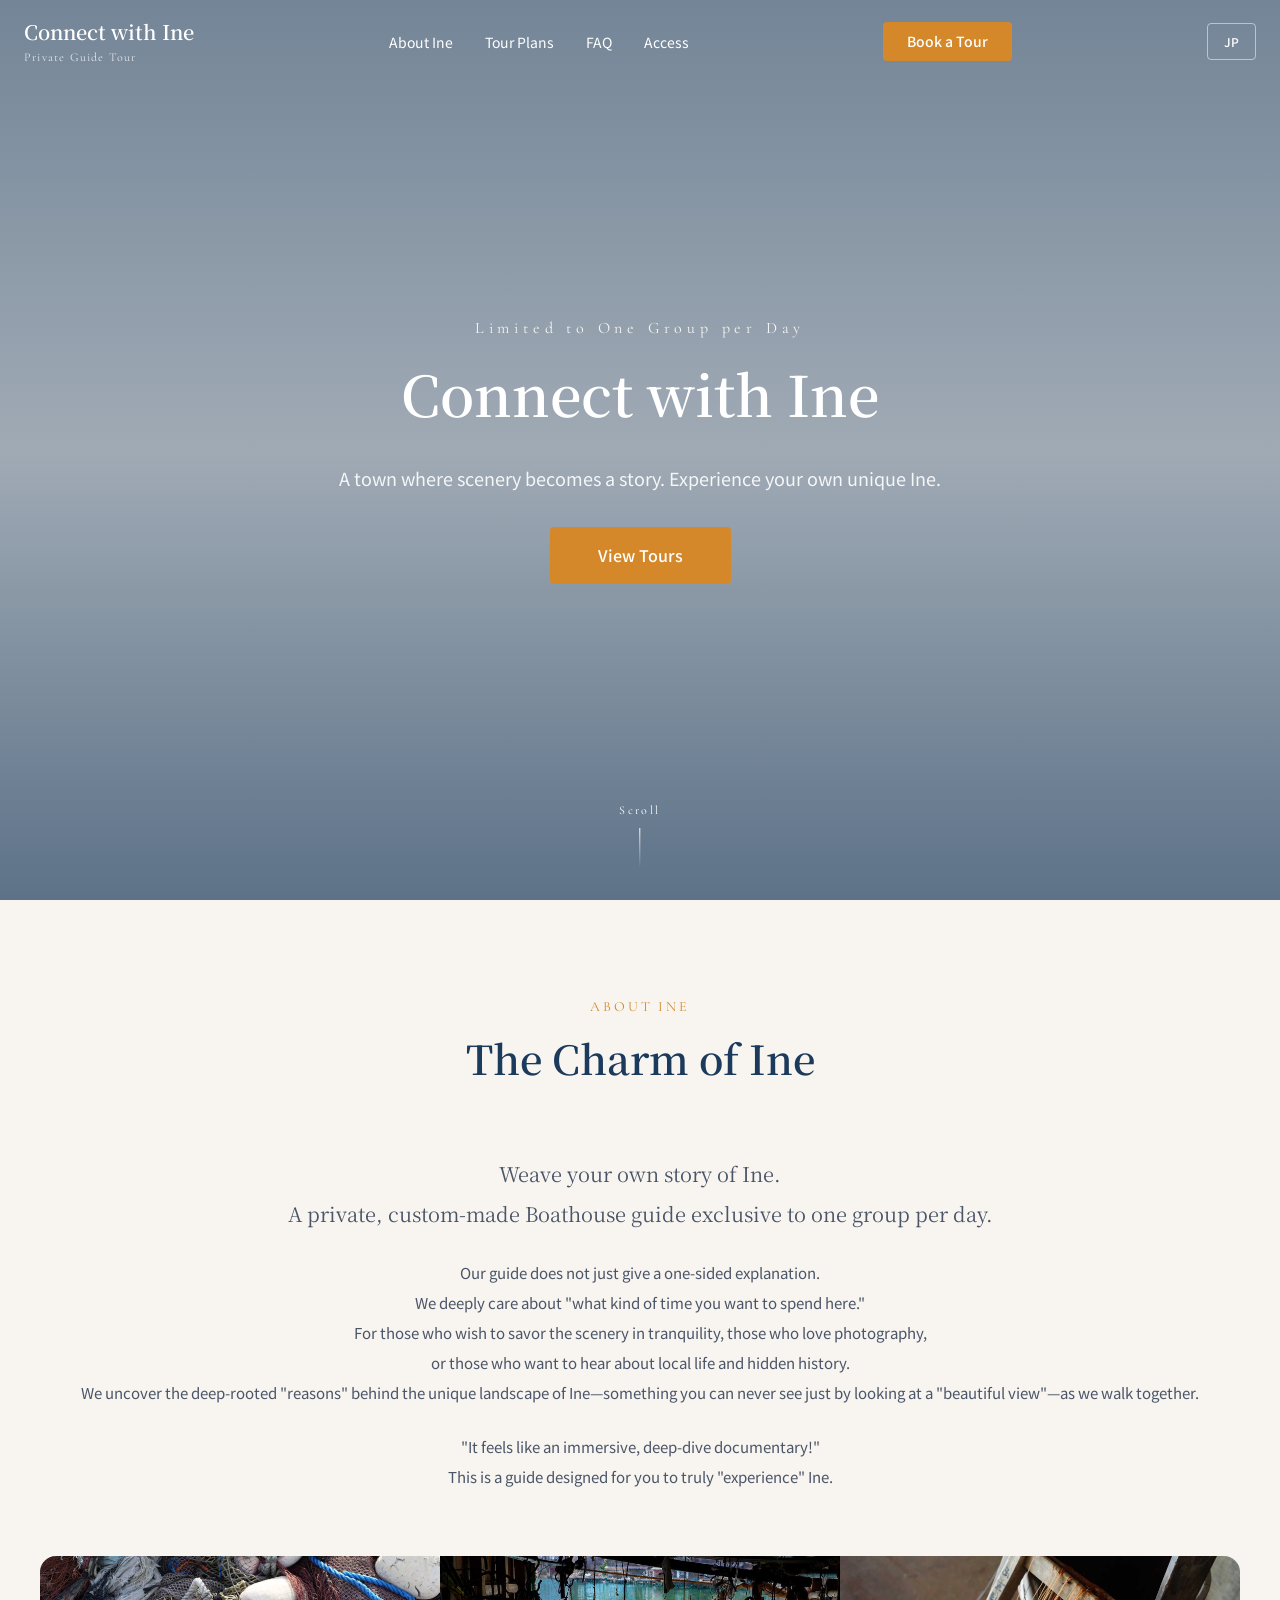
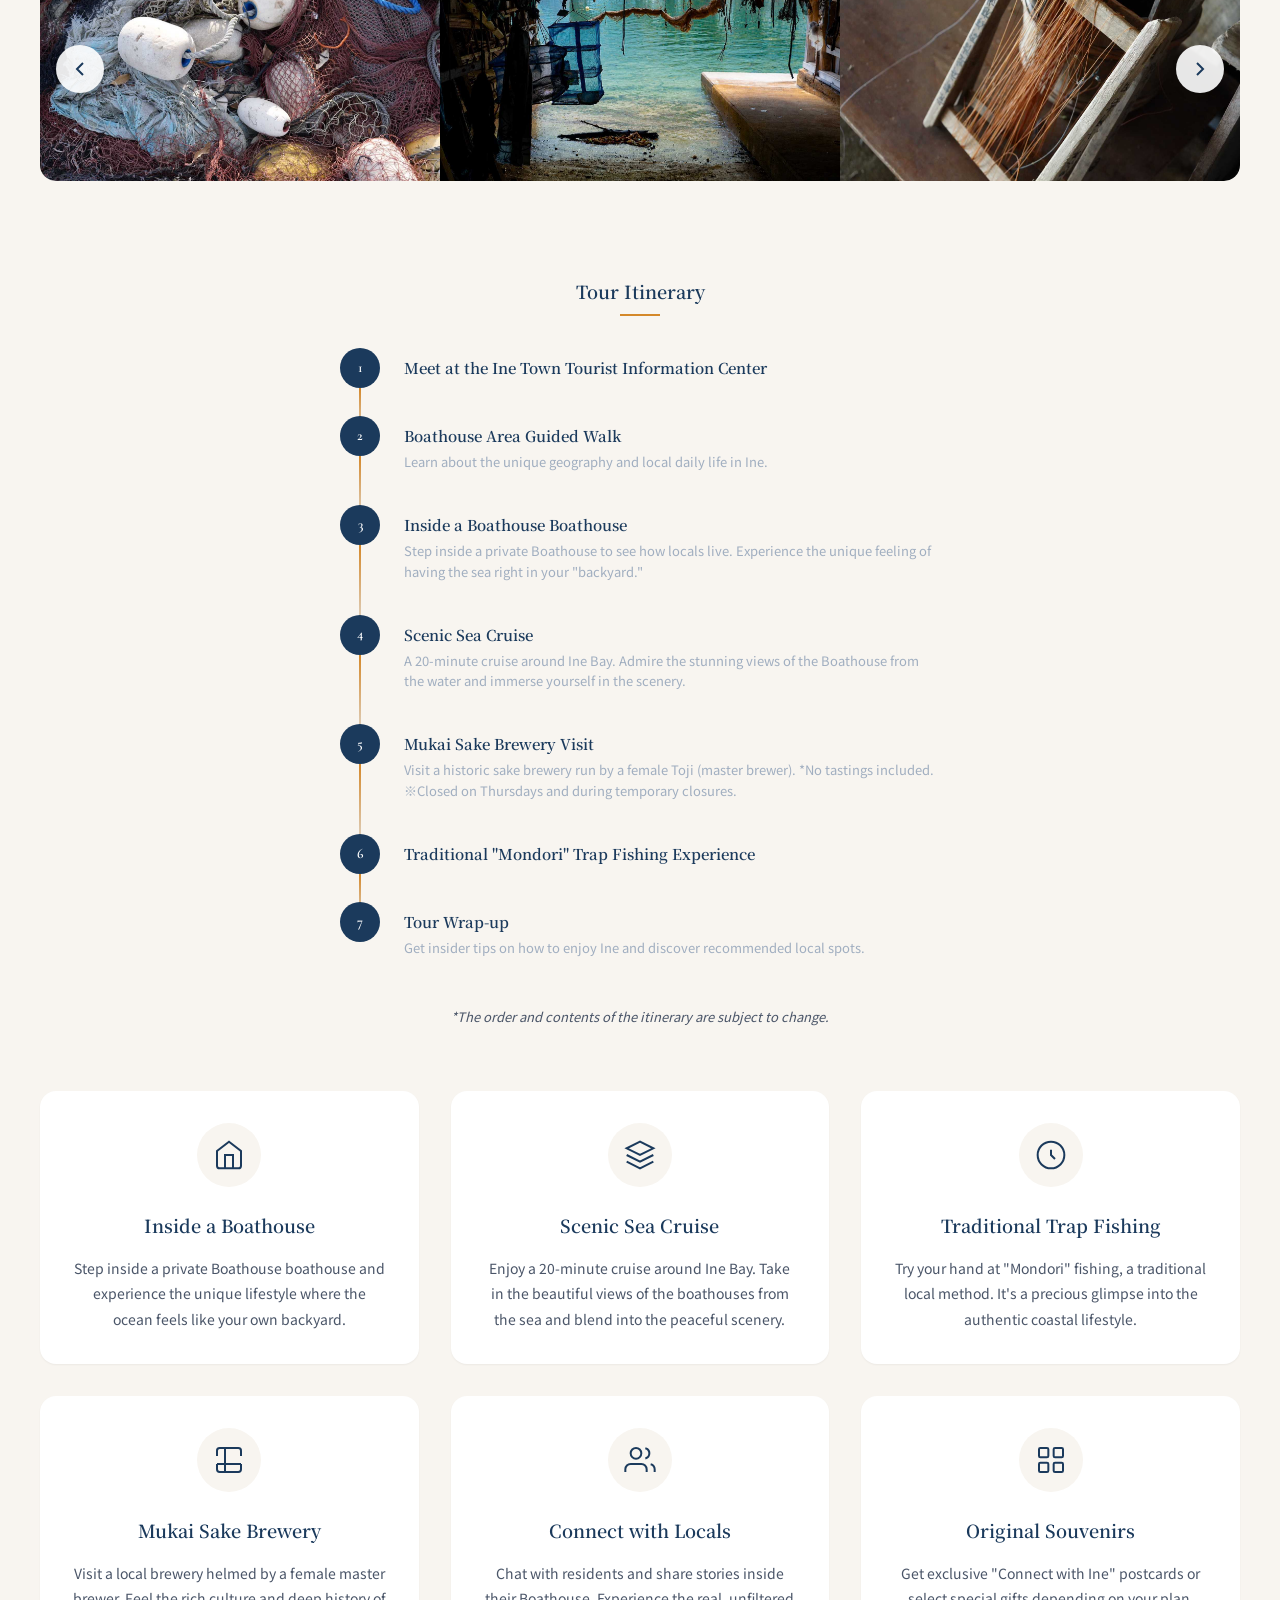
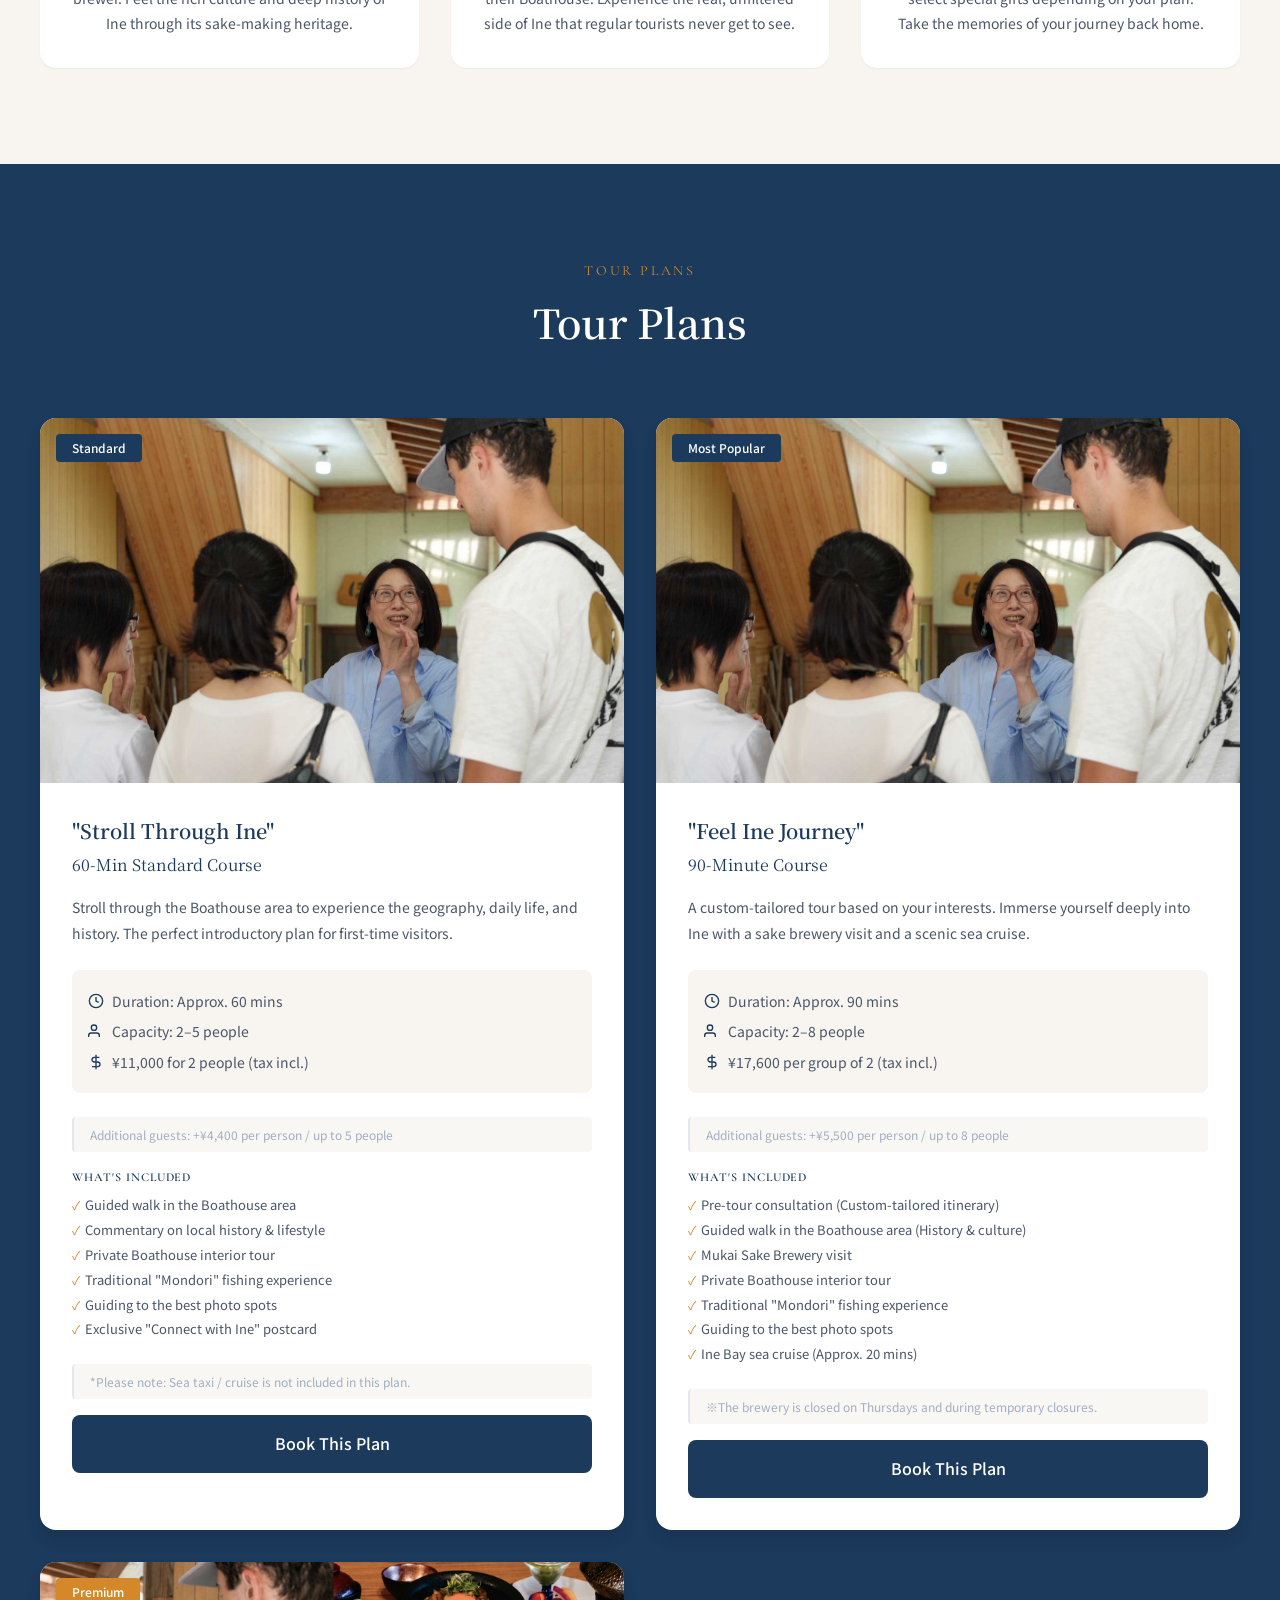
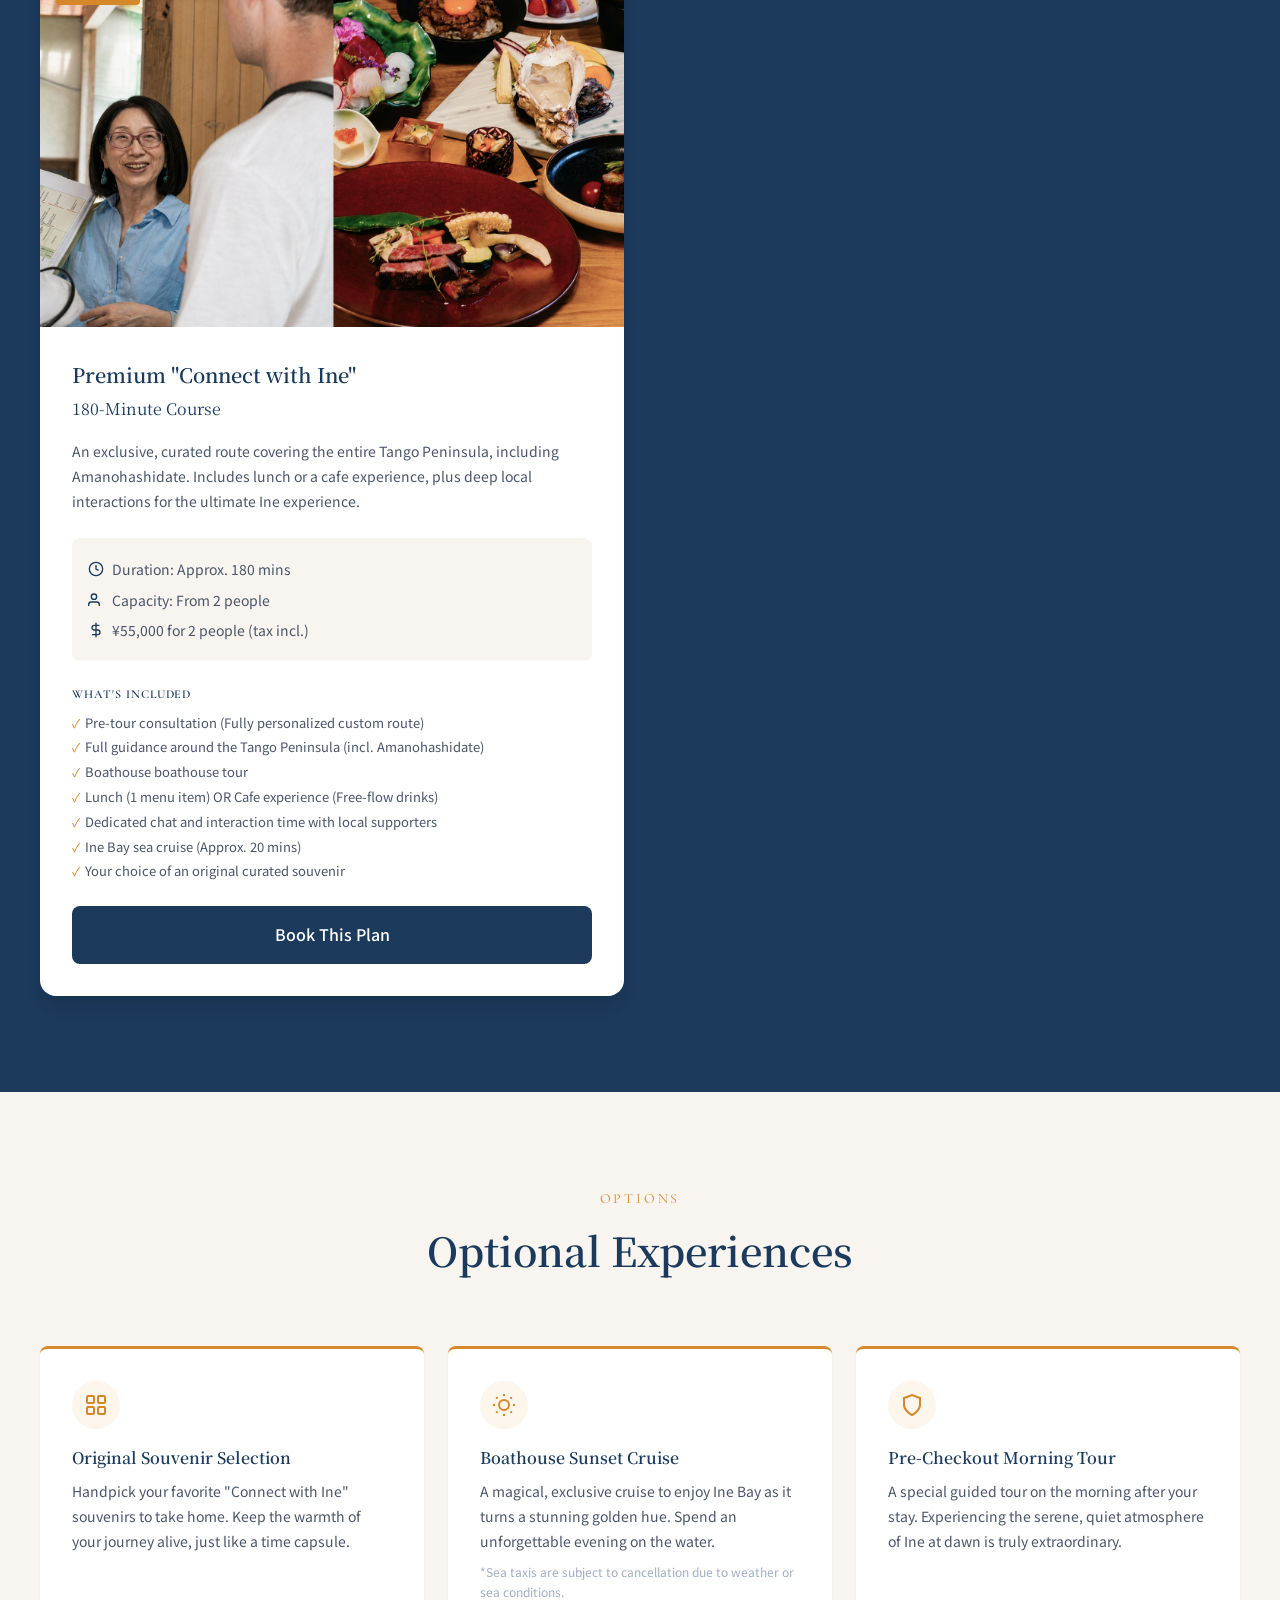
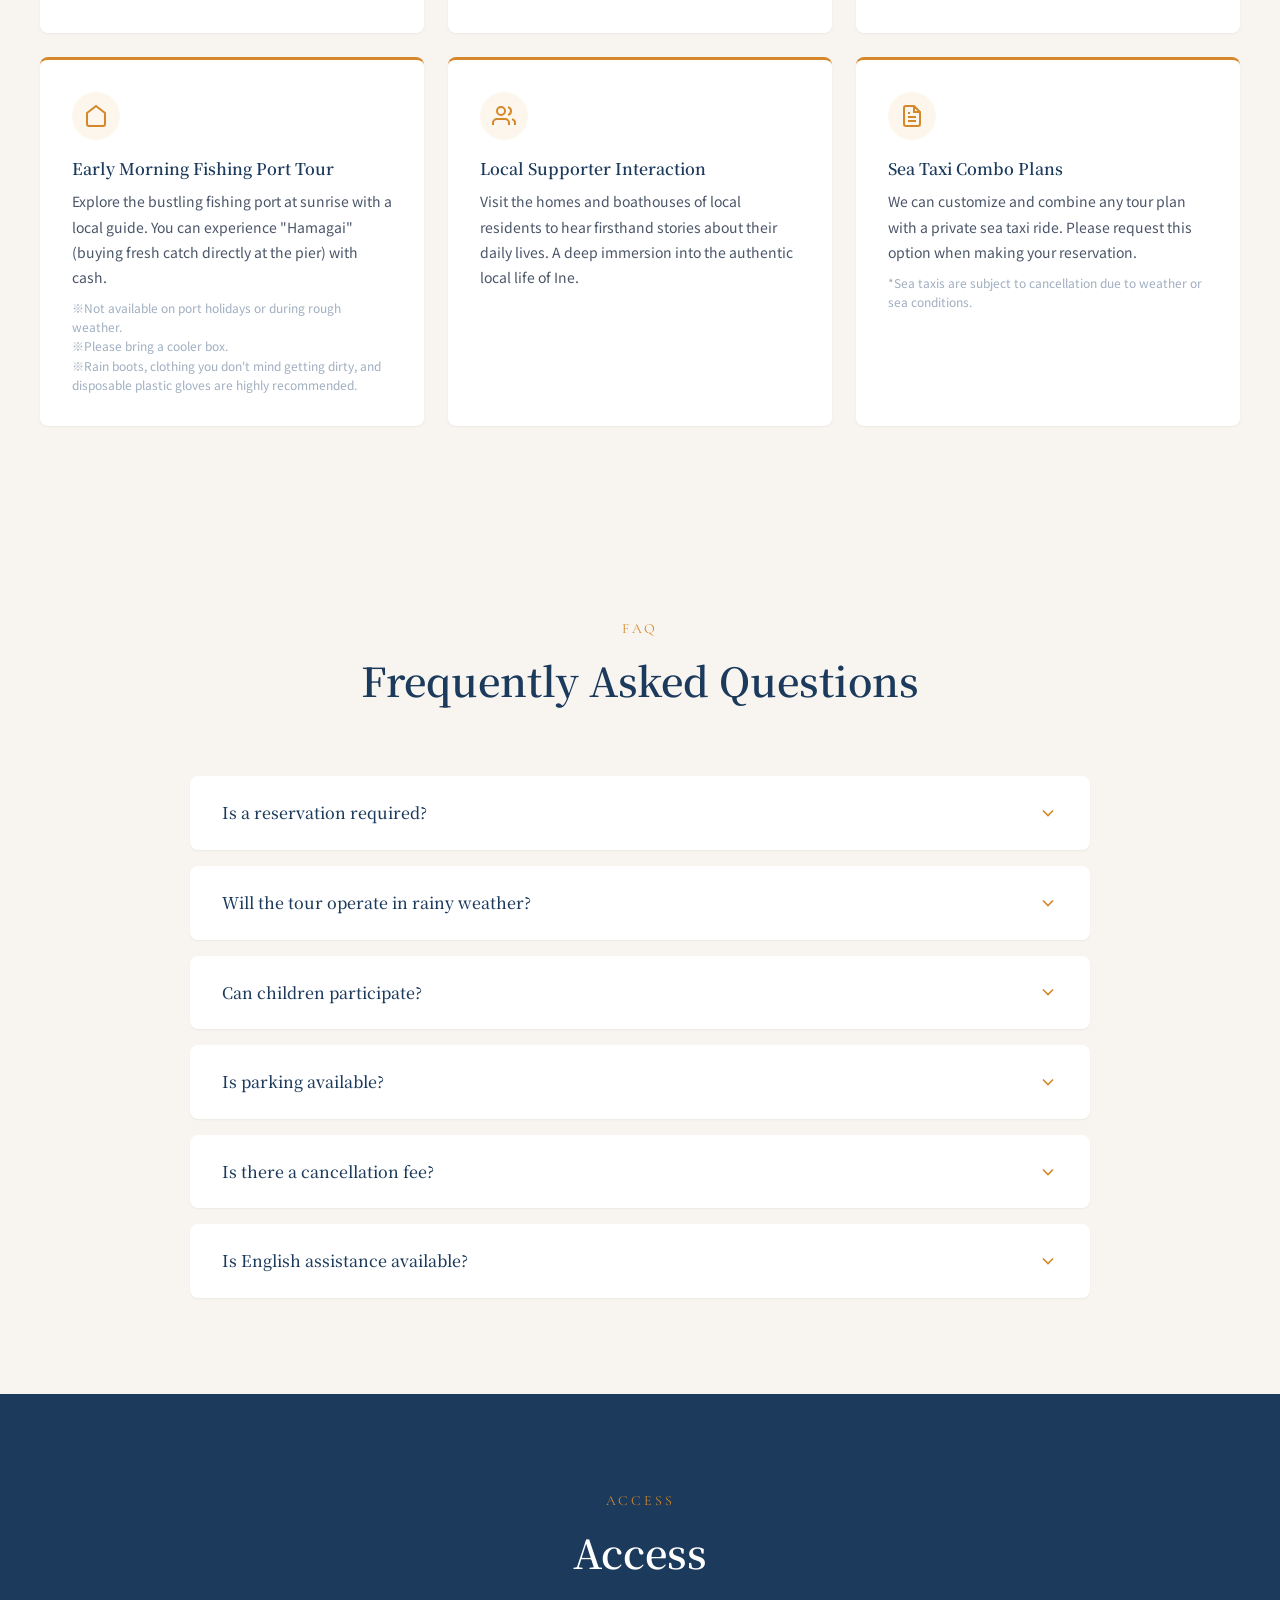
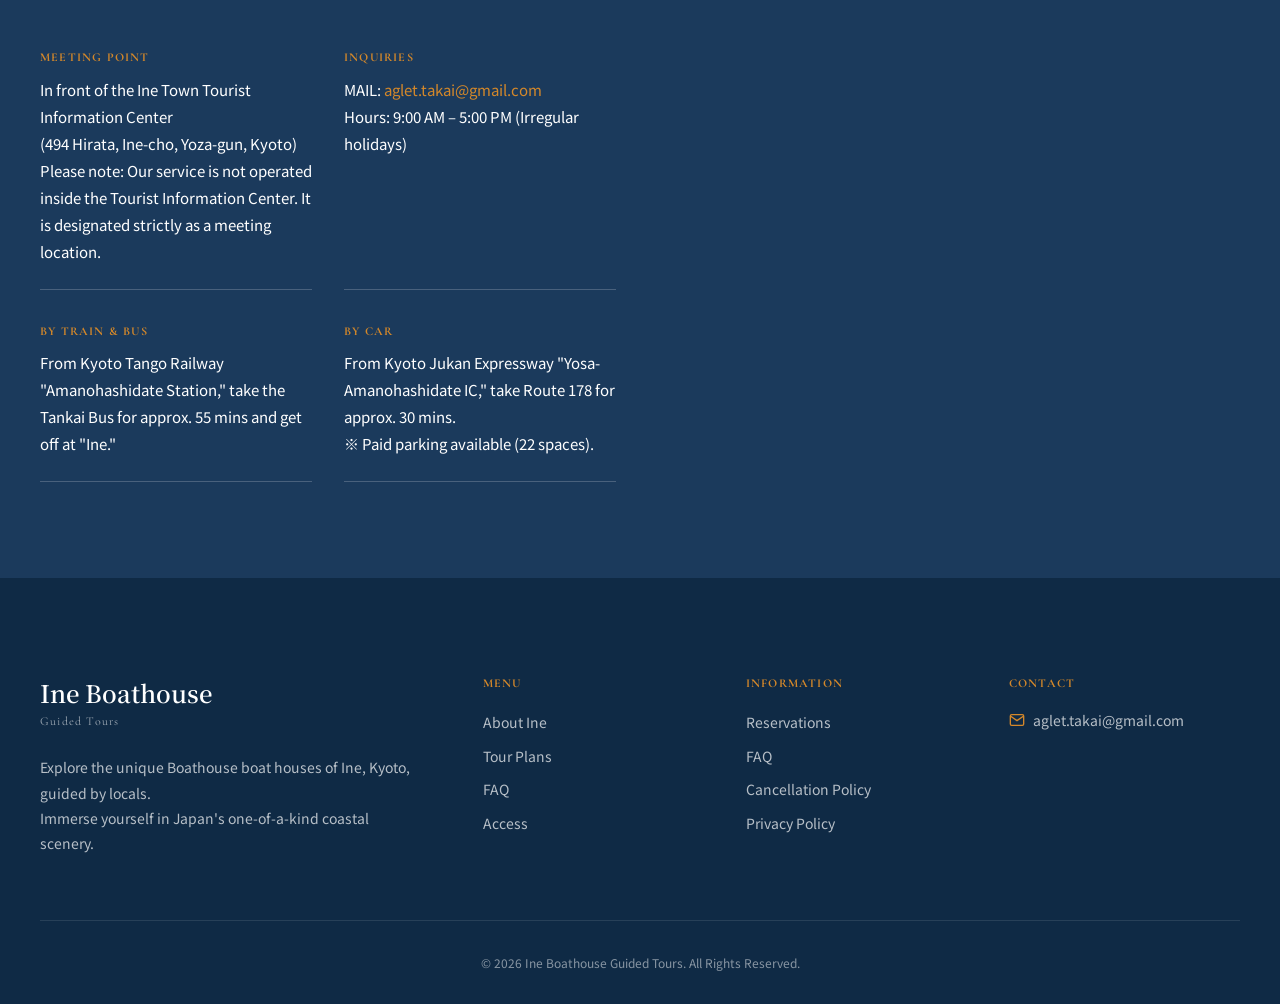
<file: en/index.html>
<!DOCTYPE html>
<html lang="en">
<head>
  <meta charset="UTF-8">
  <meta name="viewport" content="width=device-width, initial-scale=1.0">
  <title>Connect with Ine | Private Tailor-Made Boathouse Guide (1 Group/Day)</title>
  <meta name="description" content="Ine, a town where scenery becomes a story. Experience your own unique Ine with our exclusive, custom private guide—limited to one group per day. Enjoy Boathouse tours, boat cruises, and traditional Mondori fishing.">
  <link rel="shortcut icon" href="/favicon.ico"> 
  <link rel="preconnect" href="https://fonts.googleapis.com">
  <link rel="preconnect" href="https://fonts.gstatic.com" crossorigin>
  <link href="https://fonts.googleapis.com/css2?family=Cormorant+Garamond:wght@400;500;600&family=Noto+Sans+JP:wght@400;500;700&family=Noto+Serif+JP:wght@400;500;600;700&display=swap" rel="stylesheet">
  <link rel="stylesheet" href="../styles.css">

<!-- Google Tag Manager -->
<script>(function(w,d,s,l,i){w[l]=w[l]||[];w[l].push({'gtm.start':
new Date().getTime(),event:'gtm.js'});var f=d.getElementsByTagName(s)[0],
j=d.createElement(s),dl=l!='dataLayer'?'&l='+l:'';j.async=true;j.src=
'https://www.googletagmanager.com/gtm.js?id='+i+dl;f.parentNode.insertBefore(j,f);
})(window,document,'script','dataLayer','GTM-T5XVK6HF');</script>
<!-- End Google Tag Manager -->

  <!-- ========================================
       STRUCTURED DATA (JSON-LD)
       ======================================== -->
  <script type="application/ld+json">
  [
    {
      "@context": "https://schema.org",
      "@type": "TourOperator",
      "@id": "https://ineguide.com/en/#operator",
      "name": "Connect with Ine - Private Boathouse Guide",
      "description": "Exclusive custom-made private boat house tours and sea cruises in Ine, Kyoto. Limited to one group per day.",
      "url": "https://ineguide.com/en/",
      "priceRange": "¥1500 - ¥5500",
      "address": {
        "@type": "PostalAddress",
        "postalCode": "626-0423",
        "addressRegion": "Kyoto",
        "addressLocality": "Yosa-gun, Ine-cho",
        "streetAddress": "77 Hirata",
        "addressCountry": "JP"
      },
      "geo": {
        "@type": "GeoCoordinates",
        "latitude": "35.673056",
        "longitude": "135.284444"
      },
      "openingHoursSpecification": [
        {
          "@type": "OpeningHoursSpecification",
          "dayOfWeek": [
            "Monday",
            "Tuesday",
            "Wednesday",
            "Thursday",
            "Friday",
            "Saturday",
            "Sunday"
          ],
          "opens": "09:00",
          "closes": "17:00"
        }
      ]
    },
    {
      "@context": "https://schema.org",
      "@type": "FAQPage",
      "mainEntity": [
        {
          "@type": "Question",
          "name": "Is a reservation required?",
          "acceptedAnswer": {
            "@type": "Answer",
            "text": "Yes, advance reservations are highly recommended. Weekends, national holidays, Golden Week, and the Obon period can get very crowded, so early booking is advised. Same-day bookings are accepted if slots are available, but to guarantee your tour, please book at least one day in advance."
          }
        },
        {
          "@type": "Question",
          "name": "Will the tour operate in rainy weather?",
          "acceptedAnswer": {
            "@type": "Answer",
            "text": "Tours will run in light rain. The Sea Taxi plan utilizes covered boats, so you can enjoy the tour comfortably. However, tours may be canceled in the event of strong winds or severe weather for safety. In such cases, we will contact you the day before or on the morning of the tour."
          }
        },
        {
          "@type": "Question",
          "name": "Is English assistance available?",
          "acceptedAnswer": {
            "@type": "Answer",
            "text": "Yes, we have English-speaking guides. Please request an English guide when making your reservation. We also provide English explanatory materials so that our international guests can fully enjoy the experience."
          }
        }
      ]
    }
  ]
  </script>


  <style>
    /* ===== 追加スタイル ===== */

    /* about__text */
    .about__text {
      font-size: 0.9375rem;
      line-height: 2;
      color: var(--color-gray-600);
      margin-top: var(--space-lg);
    }
    .about__text--highlight {
      font-family: var(--font-serif);
      font-size: 1rem;
      color: var(--color-navy);
      border-left: 3px solid var(--color-amber);
      padding-left: var(--space-md);
      margin-top: var(--space-xl);
    }
    .about__text--gift {
      margin-top: var(--space-xl);
      background: linear-gradient(135deg, #fdf6ec 0%, #fef9f3 100%);
      border: 1px solid #f0d9b5;
      border-radius: var(--radius-md);
      padding: var(--space-lg) var(--space-xl);
      font-size: 0.9375rem;
      line-height: 1.9;
      color: var(--color-gray-600);
    }
    .about__text--gift strong {
      color: var(--color-amber);
      font-weight: 600;
    }

    /* 行程タイムライン */
    .itinerary {
      margin-top: var(--space-3xl);
      margin-bottom: var(--space-3xl);
    }
    .itinerary__title {
      font-family: var(--font-serif);
      font-size: 1.125rem;
      font-weight: 600;
      color: var(--color-navy);
      text-align: center;
      margin-bottom: var(--space-xl);
      position: relative;
    }
    .itinerary__title::after {
      content: '';
      display: block;
      width: 40px;
      height: 2px;
      background: var(--color-amber);
      margin: var(--space-sm) auto 0;
    }
    .itinerary__list {
      display: flex;
      flex-direction: column;
      gap: 0;
      max-width: 600px;
      margin: 0 auto;
    }
    .itinerary__item {
      display: flex;
      gap: var(--space-lg);
      align-items: flex-start;
      position: relative;
    }
    .itinerary__item:not(:last-child)::after {
      content: '';
      position: absolute;
      left: 19px;
      top: 40px;
      width: 2px;
      height: calc(100% - 8px);
      background: linear-gradient(to bottom, var(--color-amber), var(--color-gray-200));
    }
    .itinerary__num {
      flex-shrink: 0;
      width: 40px;
      height: 40px;
      background: var(--color-navy);
      color: #fff;
      border-radius: 50%;
      display: flex;
      align-items: center;
      justify-content: center;
      font-family: var(--font-display);
      font-size: 0.875rem;
      font-weight: 600;
      position: relative;
      z-index: 1;
    }
    .itinerary__body {
      padding: var(--space-sm) 0 var(--space-xl);
    }
    .itinerary__step {
      font-family: var(--font-serif);
      font-size: 0.9375rem;
      font-weight: 600;
      color: var(--color-navy);
      margin-bottom: 4px;
    }
    .itinerary__note {
      font-size: 0.8125rem;
      color: var(--color-gray-400);
      line-height: 1.6;
    }
    .itinerary__caution {
      font-size: 0.8125rem;
      color: var(--color-gray-600);
      text-align: center;
      margin-top: var(--space-md);
      font-style: italic;
    }

    /* プランカード拡張 */
    .plan-card__includes {
      margin-bottom: var(--space-lg);
    }
    .plan-card__includes-title {
      font-size: 0.75rem;
      font-weight: 600;
      color: var(--color-navy);
      letter-spacing: 0.08em;
      text-transform: uppercase;
      margin-bottom: var(--space-sm);
      font-family: var(--font-display);
    }
    .plan-card__includes ul {
      list-style: none;
      display: flex;
      flex-direction: column;
      gap: 4px;
    }
    .plan-card__includes li {
      font-size: 0.8125rem;
      color: var(--color-gray-600);
      padding-left: 1em;
      position: relative;
      line-height: 1.6;
    }
    .plan-card__includes li::before {
      content: '✓';
      position: absolute;
      left: 0;
      color: var(--color-amber);
      font-size: 0.75rem;
    }
    .plan-card__note {
      font-size: 0.75rem;
      color: var(--color-gray-400);
      margin-bottom: var(--space-md);
      line-height: 1.6;
      padding: var(--space-sm) var(--space-md);
      background: #f9f7f4;
      border-radius: var(--radius-sm);
      border-left: 2px solid var(--color-gray-200);
    }

    /* オプションセクション */
    .options {
      padding: var(--space-4xl) var(--space-lg);
      background-color: var(--color-cream);
    }
    .options__container {
      max-width: 1200px;
      margin: 0 auto;
    }
    .options__grid {
      display: grid;
      grid-template-columns: 1fr;
      gap: var(--space-lg);
      margin-top: var(--space-2xl);
    }
    @media (min-width: 640px) {
      .options__grid { grid-template-columns: repeat(2, 1fr); }
    }
    @media (min-width: 1024px) {
      .options__grid { grid-template-columns: repeat(3, 1fr); }
    }
    .option-card {
      background: #fff;
      border-radius: var(--radius-md);
      padding: var(--space-xl);
      box-shadow: var(--shadow-sm);
      border-top: 3px solid var(--color-amber);
      transition: box-shadow var(--transition-base), transform var(--transition-base);
    }
    .option-card:hover {
      box-shadow: var(--shadow-lg);
      transform: translateY(-3px);
    }
    .option-card__icon {
      width: 48px;
      height: 48px;
      background: #fdf6ec;
      border-radius: 50%;
      display: flex;
      align-items: center;
      justify-content: center;
      color: var(--color-amber);
      margin-bottom: var(--space-md);
    }
    .option-card__title {
      font-family: var(--font-serif);
      font-size: 1rem;
      font-weight: 600;
      color: var(--color-navy);
      margin-bottom: var(--space-sm);
    }
    .option-card__text {
      font-size: 0.875rem;
      color: var(--color-gray-600);
      line-height: 1.8;
    }
    .option-card__caution {
      font-size: 0.75rem;
      color: var(--color-gray-400);
      margin-top: var(--space-sm);
      line-height: 1.6;
    }
  </style>
  
</head>
<body>
<!-- Google Tag Manager (noscript) -->
<noscript><iframe src="https://www.googletagmanager.com/ns.html?id=GTM-T5XVK6HF"
height="0" width="0" style="display:none;visibility:hidden"></iframe></noscript>
<!-- End Google Tag Manager (noscript) -->
  <!-- ========================================
       HEADER
       ======================================== -->
  <header class="header" id="header">
    <div class="header__container">
      <a href="#" class="header__logo">
        <span class="header__logo-main">Connect with Ine</span>
        <span class="header__logo-sub">Private Guide Tour</span>
      </a>
      <nav class="header__nav" id="nav">
        <ul class="header__nav-list">
          <li><a href="#about" class="header__nav-link">About Ine</a></li>
          <li><a href="#plans" class="header__nav-link">Tour Plans</a></li>
          <li><a href="#faq" class="header__nav-link">FAQ</a></li>
          <li><a href="#access" class="header__nav-link">Access</a></li>
        </ul>
      </nav>
      <a href="#" class="header__cta">Book a Tour</a>
      <a href="../" class="header__lang" aria-label="日本語">JP</a>
      <button class="header__menu-btn" id="menuBtn" aria-label="Open Menu">
        <span></span>
        <span></span>
        <span></span>
      </button>
    </div>
  </header>

  <!-- ========================================
       HERO SECTION
       ======================================== -->
  <section class="hero">
    <div class="hero__bg">
      <video src="../img/hero.mp4" autoplay muted loop alt="ine Boathouse" class="hero__bg-image"></video>
      <div class="hero__overlay"></div>
    </div>
    <div class="hero__content">
      <p class="hero__subtitle">Limited to One Group per Day</p>
      <h1 class="hero__title">Connect with Ine</h1>
      <p class="hero__description">
        A town where scenery becomes a story. Experience your own unique Ine.
      </p>
      <a href="#plans" class="hero__cta">View Tours</a>
    </div>
    <div class="hero__scroll">
      <span>Scroll</span>
      <div class="hero__scroll-line"></div>
    </div>
  </section>

  <!-- ========================================
       ABOUT SECTION
       ======================================== -->
  <section class="about" id="about">
    <div class="about__container">
      <header class="section-header">
        <p class="section-header__en">About Ine</p>
        <h2 class="section-header__title">The Charm of Ine</h2>
      </header>

      <div class="about__intro">
        <p class="about__lead">
          Weave your own story of Ine.<br>
          A private, custom-made Boathouse guide exclusive to one group per day.
        </p>
        <p class="about__text">
          Our guide does not just give a one-sided explanation.<br class="hide-sp">
          We deeply care about "what kind of time you want to spend here."<br>
          For those who wish to savor the scenery in tranquility, those who love photography,<br>
          or those who want to hear about local life and hidden history.<br>
          We uncover the deep-rooted "reasons" behind the unique landscape of Ine—something you can never see just by looking at a "beautiful view"—as we walk together.
        </p>
        <p class="about__text">
          "It feels like an immersive, deep-dive documentary!"<br>
          This is a guide designed for you to truly "experience" Ine.
        </p>
      </div>

      <!-- Gallery Carousel -->
      <div class="about__gallery">
        <div class="gallery" id="gallery">
          <div class="gallery__track" id="galleryTrack">
            <div class="gallery__slide">
              <img src="../img/ine_gallery00.jpg" alt="舟屋の風景">
            </div>
            <div class="gallery__slide">
              <img src="../img/ine_gallery01.jpg" alt="舟屋の風景">
            </div>
            <div class="gallery__slide">
              <img src="../img/ine_gallery02.jpg" alt="舟屋の風景">
            </div>
            <div class="gallery__slide">
              <img src="../img/ine_gallery03.jpg" alt="舟屋の風景">
            </div>
            <div class="gallery__slide">
              <img src="../img/ine_gallery04.jpg" alt="舟屋の風景">
            </div>
          </div>
        </div>
        <div class="gallery__controls">
          <button class="gallery__btn gallery__btn--prev" id="galleryPrev" aria-label="Previous">
            <svg width="24" height="24" viewBox="0 0 24 24" fill="none" stroke="currentColor" stroke-width="2">
              <polyline points="15 18 9 12 15 6"></polyline>
            </svg>
          </button>
          <button class="gallery__btn gallery__btn--next" id="galleryNext" aria-label="Next">
            <svg width="24" height="24" viewBox="0 0 24 24" fill="none" stroke="currentColor" stroke-width="2">
              <polyline points="9 18 15 12 9 6"></polyline>
            </svg>
          </button>
        </div>
      </div>

      <div class="itinerary">
        <h3 class="itinerary__title">Tour Itinerary</h3>
        <ol class="itinerary__list">
          <li class="itinerary__item">
            <div class="itinerary__num">1</div>
            <div class="itinerary__body">
              <p class="itinerary__step">Meet at the Ine Town Tourist Information Center</p>
            </div>
          </li>
          <li class="itinerary__item">
            <div class="itinerary__num">2</div>
            <div class="itinerary__body">
              <p class="itinerary__step">Boathouse Area Guided Walk</p>
              <p class="itinerary__note">Learn about the unique geography and local daily life in Ine.</p>
            </div>
          </li>
          <li class="itinerary__item">
            <div class="itinerary__num">3</div>
            <div class="itinerary__body">
              <p class="itinerary__step">Inside a Boathouse Boathouse</p>
              <p class="itinerary__note">Step inside a private Boathouse to see how locals live. Experience the unique feeling of having the sea right in your "backyard."</p>
            </div>
          </li>
          <li class="itinerary__item">
            <div class="itinerary__num">4</div>
            <div class="itinerary__body">
              <p class="itinerary__step">Scenic Sea Cruise</p>
              <p class="itinerary__note">A 20-minute cruise around Ine Bay. Admire the stunning views of the Boathouse from the water and immerse yourself in the scenery.</p>
            </div>
          </li>
          <li class="itinerary__item">
            <div class="itinerary__num">5</div>
            <div class="itinerary__body">
              <p class="itinerary__step">Mukai Sake Brewery Visit</p>
              <p class="itinerary__note">Visit a historic sake brewery run by a female Toji (master brewer). *No tastings included.<br>※Closed on Thursdays and during temporary closures.</p>
            </div>
          </li>
          <li class="itinerary__item">
            <div class="itinerary__num">6</div>
            <div class="itinerary__body">
              <p class="itinerary__step">Traditional "Mondori" Trap Fishing Experience</p>
            </div>
          </li>
          <li class="itinerary__item">
            <div class="itinerary__num">7</div>
            <div class="itinerary__body">
              <p class="itinerary__step">Tour Wrap-up</p>
              <p class="itinerary__note">Get insider tips on how to enjoy Ine and discover recommended local spots.</p>
            </div>
          </li>
        </ol>
        <p class="itinerary__caution">*The order and contents of the itinerary are subject to change.</p>
      </div>

      <div class="about__features">
        <article class="feature">
          <div class="feature__icon">
            <svg width="32" height="32" viewBox="0 0 24 24" fill="none" stroke="currentColor" stroke-width="1.5">
              <path d="M3 9l9-7 9 7v11a2 2 0 0 1-2 2H5a2 2 0 0 1-2-2z"/>
              <polyline points="9 22 9 12 15 12 15 22"/>
            </svg>
          </div>
          <h3 class="feature__title">Inside a Boathouse</h3>
          <p class="feature__text">Step inside a private Boathouse boathouse and experience the unique lifestyle where the ocean feels like your own backyard.</p>
        </article>
        <article class="feature">
          <div class="feature__icon">
            <svg width="32" height="32" viewBox="0 0 24 24" fill="none" stroke="currentColor" stroke-width="1.5">
              <path d="M12 2L2 7l10 5 10-5-10-5z"/>
              <path d="M2 17l10 5 10-5M2 12l10 5 10-5"/>
            </svg>
          </div>
          <h3 class="feature__title">Scenic Sea Cruise</h3>
          <p class="feature__text">Enjoy a 20-minute cruise around Ine Bay. Take in the beautiful views of the boathouses from the sea and blend into the peaceful scenery.</p>
        </article>
        <article class="feature">
          <div class="feature__icon">
            <svg width="32" height="32" viewBox="0 0 24 24" fill="none" stroke="currentColor" stroke-width="1.5">
              <circle cx="12" cy="12" r="10"/>
              <path d="M12 8v4l3 3"/>
            </svg>
          </div>
          <h3 class="feature__title">Traditional Trap Fishing</h3>
          <p class="feature__text">Try your hand at "Mondori" fishing, a traditional local method. It's a precious glimpse into the authentic coastal lifestyle.</p>
        </article>
        <article class="feature">
          <div class="feature__icon">
            <svg width="32" height="32" viewBox="0 0 24 24" fill="none" stroke="currentColor" stroke-width="1.5">
              <path d="M9 3H5a2 2 0 0 0-2 2v4m6-6h10a2 2 0 0 1 2 2v4M9 3v18m0 0h10a2 2 0 0 0 2-2v-4M9 21H5a2 2 0 0 1-2-2v-4m0 0h18"/>
            </svg>
          </div>
          <h3 class="feature__title">Mukai Sake Brewery</h3>
          <p class="feature__text">Visit a local brewery helmed by a female master brewer. Feel the rich culture and deep history of Ine through its sake-making heritage.</p>
        </article>
        <article class="feature">
          <div class="feature__icon">
            <svg width="32" height="32" viewBox="0 0 24 24" fill="none" stroke="currentColor" stroke-width="1.5">
              <path d="M17 21v-2a4 4 0 0 0-4-4H5a4 4 0 0 0-4 4v2"/>
              <circle cx="9" cy="7" r="4"/>
              <path d="M23 21v-2a4 4 0 0 0-3-3.87"/>
              <path d="M16 3.13a4 4 0 0 1 0 7.75"/>
            </svg>
          </div>
          <h3 class="feature__title">Connect with Locals</h3>
          <p class="feature__text">Chat with residents and share stories inside their Boathouse. Experience the real, unfiltered side of Ine that regular tourists never get to see.</p>
        </article>
        <article class="feature">
          <div class="feature__icon">
            <svg width="32" height="32" viewBox="0 0 24 24" fill="none" stroke="currentColor" stroke-width="1.5">
              <rect x="3" y="3" width="7" height="7" rx="1"/>
              <rect x="14" y="3" width="7" height="7" rx="1"/>
              <rect x="3" y="14" width="7" height="7" rx="1"/>
              <rect x="14" y="14" width="7" height="7" rx="1"/>
            </svg>
          </div>
          <h3 class="feature__title">Original Souvenirs</h3>
          <p class="feature__text">Get exclusive "Connect with Ine" postcards or select special gifts depending on your plan. Take the memories of your journey back home.</p>
        </article>
      </div>
    </div>
  </section>

  <section class="plans" id="plans">
    <div class="plans__container">
      <header class="section-header section-header--light">
        <p class="section-header__en">Tour Plans</p>
        <h2 class="section-header__title">Tour Plans</h2>
      </header>

      <div class="plans__grid">

        <article class="plan-card">
          <div class="plan-card__image">
            <img src="../img/ine_tour01.jpg" alt="Stroll Through Ine 60-Minute Course">
            <span class="plan-card__badge">Standard</span>
          </div>
          <div class="plan-card__content">
            <h3 class="plan-card__title">"Stroll Through Ine"<br><small style="font-size:0.8em;font-weight:400;">60-Min Standard Course</small></h3>
            <p class="plan-card__description">Stroll through the Boathouse area to experience the geography, daily life, and history. The perfect introductory plan for first-time visitors.</p>
            <ul class="plan-card__details">
              <li>
                <svg width="16" height="16" viewBox="0 0 24 24" fill="none" stroke="currentColor" stroke-width="2">
                  <circle cx="12" cy="12" r="10"/><polyline points="12 6 12 12 16 14"/>
                </svg>
                Duration: Approx. 60 mins
              </li>
              <li>
                <svg width="16" height="16" viewBox="0 0 24 24" fill="none" stroke="currentColor" stroke-width="2">
                  <path d="M17 21v-2a4 4 0 0 0-4-4H5a4 4 0 0 0-4 4v2"/><circle cx="9" cy="7" r="4"/>
                </svg>
                Capacity: 2–5 people
              </li>
              <li>
                <svg width="16" height="16" viewBox="0 0 24 24" fill="none" stroke="currentColor" stroke-width="2">
                  <line x1="12" y1="1" x2="12" y2="23"/><path d="M17 5H9.5a3.5 3.5 0 0 0 0 7h5a3.5 3.5 0 0 1 0 7H6"/>
                </svg>
                ¥11,000 for 2 people (tax incl.)
              </li>
            </ul>
            <p class="plan-card__note">Additional guests: +¥4,400 per person / up to 5 people</p>
            <div class="plan-card__includes">
              <p class="plan-card__includes-title">What's Included</p>
              <ul>
                <li>Guided walk in the Boathouse area</li>
                <li>Commentary on local history & lifestyle</li>
                <li>Private Boathouse interior tour</li>
                <li>Traditional "Mondori" fishing experience</li>
                <li>Guiding to the best photo spots</li>
                <li>Exclusive "Connect with Ine" postcard</li>
              </ul>
            </div>
            <p class="plan-card__note">*Please note: Sea taxi / cruise is not included in this plan.</p>
            <a href="https://my-site-109679-101190.square.site/" target="_blank" class="plan-card__cta">Book This Plan</a>
          </div>
        </article>

        <article class="plan-card">
          <div class="plan-card__image">
            <img src="../img/ine_tour02.jpg" alt="Feel Ine Journey 90-Minute Course">
            <span class="plan-card__badge">Most Popular</span>
          </div>
          <div class="plan-card__content">
            <h3 class="plan-card__title">"Feel Ine Journey"<br><small style="font-size:0.8em;font-weight:400;">90-Minute Course</small></h3>
            <p class="plan-card__description">A custom-tailored tour based on your interests. Immerse yourself deeply into Ine with a sake brewery visit and a scenic sea cruise.</p>
            <ul class="plan-card__details">
              <li>
                <svg width="16" height="16" viewBox="0 0 24 24" fill="none" stroke="currentColor" stroke-width="2">
                  <circle cx="12" cy="12" r="10"/><polyline points="12 6 12 12 16 14"/>
                </svg>
                Duration: Approx. 90 mins
              </li>
              <li>
                <svg width="16" height="16" viewBox="0 0 24 24" fill="none" stroke="currentColor" stroke-width="2">
                  <path d="M17 21v-2a4 4 0 0 0-4-4H5a4 4 0 0 0-4 4v2"/><circle cx="9" cy="7" r="4"/>
                </svg>
                Capacity: 2–8 people
              </li>
              <li>
                <svg width="16" height="16" viewBox="0 0 24 24" fill="none" stroke="currentColor" stroke-width="2">
                  <line x1="12" y1="1" x2="12" y2="23"/><path d="M17 5H9.5a3.5 3.5 0 0 0 0 7h5a3.5 3.5 0 0 1 0 7H6"/>
                </svg>
                ¥17,600 per group of 2 (tax incl.)
              </li>
            </ul>
            <p class="plan-card__note">Additional guests: +¥5,500 per person / up to 8 people</p>
            <div class="plan-card__includes">
              <p class="plan-card__includes-title">What's Included</p>
              <ul>
                <li>Pre-tour consultation (Custom-tailored itinerary)</li>
                <li>Guided walk in the Boathouse area (History & culture)</li>
                <li>Mukai Sake Brewery visit</li>
                <li>Private Boathouse interior tour</li>
                <li>Traditional "Mondori" fishing experience</li>
                <li>Guiding to the best photo spots</li>
                <li>Ine Bay sea cruise (Approx. 20 mins)</li>
              </ul>
            </div>
            <p class="plan-card__note">※The brewery is closed on Thursdays and during temporary closures.</p>
            <a href="https://my-site-109679-101190.square.site/" target="_blank" class="plan-card__cta">Book This Plan</a>
          </div>
        </article>

  <article class="plan-card">
          <div class="plan-card__image">
            <img src="../img/ine_tour03.jpg" alt="Premium Connect with Ine Journey">
            <span class="plan-card__badge plan-card__badge--amber">Premium</span>
          </div>
          <div class="plan-card__content">
            <h3 class="plan-card__title">Premium "Connect with Ine"<br><small style="font-size:0.8em;font-weight:400;">180-Minute Course</small></h3>
            <p class="plan-card__description">An exclusive, curated route covering the entire Tango Peninsula, including Amanohashidate. Includes lunch or a cafe experience, plus deep local interactions for the ultimate Ine experience.</p>
            <ul class="plan-card__details">
              <li>
                <svg width="16" height="16" viewBox="0 0 24 24" fill="none" stroke="currentColor" stroke-width="2">
                  <circle cx="12" cy="12" r="10"/><polyline points="12 6 12 12 16 14"/>
                </svg>
                Duration: Approx. 180 mins
              </li>
              <li>
                <svg width="16" height="16" viewBox="0 0 24 24" fill="none" stroke="currentColor" stroke-width="2">
                  <path d="M17 21v-2a4 4 0 0 0-4-4H5a4 4 0 0 0-4 4v2"/><circle cx="9" cy="7" r="4"/>
                </svg>
                Capacity: From 2 people
              </li>
              <li>
                <svg width="16" height="16" viewBox="0 0 24 24" fill="none" stroke="currentColor" stroke-width="2">
                  <line x1="12" y1="1" x2="12" y2="23"/><path d="M17 5H9.5a3.5 3.5 0 0 0 0 7h5a3.5 3.5 0 0 1 0 7H6"/>
                </svg>
                ¥55,000 for 2 people (tax incl.)
              </li>
            </ul>
            <div class="plan-card__includes">
              <p class="plan-card__includes-title">What's Included</p>
              <ul>
                <li>Pre-tour consultation (Fully personalized custom route)</li>
                <li>Full guidance around the Tango Peninsula (incl. Amanohashidate)</li>
                <li>Boathouse boathouse tour</li>
                <li>Lunch (1 menu item) OR Cafe experience (Free-flow drinks)</li>
                <li>Dedicated chat and interaction time with local supporters</li>
                <li>Ine Bay sea cruise (Approx. 20 mins)</li>
                <li>Your choice of an original curated souvenir</li>
              </ul>
            </div>
            <a href="https://my-site-109679-101190.square.site/" target="_blank" class="plan-card__cta">Book This Plan</a>
          </div>
        </article>

      </div>
    </div>
  </section>

  <section class="options" id="options">
    <div class="options__container">
      <header class="section-header">
        <p class="section-header__en">Options</p>
        <h2 class="section-header__title">Optional Experiences</h2>
      </header>

      <div class="options__grid">

        <div class="option-card">
          <div class="option-card__icon">
            <svg width="24" height="24" viewBox="0 0 24 24" fill="none" stroke="currentColor" stroke-width="2">
              <rect x="3" y="3" width="7" height="7" rx="1"/><rect x="14" y="3" width="7" height="7" rx="1"/>
              <rect x="3" y="14" width="7" height="7" rx="1"/><rect x="14" y="14" width="7" height="7" rx="1"/>
            </svg>
          </div>
          <h3 class="option-card__title">Original Souvenir Selection</h3>
          <p class="option-card__text">Handpick your favorite "Connect with Ine" souvenirs to take home. Keep the warmth of your journey alive, just like a time capsule.</p>
        </div>

        <div class="option-card">
          <div class="option-card__icon">
            <svg width="24" height="24" viewBox="0 0 24 24" fill="none" stroke="currentColor" stroke-width="2">
              <circle cx="12" cy="12" r="5"/><path d="M12 1v2M12 21v2M4.22 4.22l1.42 1.42M18.36 18.36l1.42 1.42M1 12h2M21 12h2M4.22 19.78l1.42-1.42M18.36 5.64l1.42-1.42"/>
            </svg>
          </div>
          <h3 class="option-card__title">Boathouse Sunset Cruise</h3>
          <p class="option-card__text">A magical, exclusive cruise to enjoy Ine Bay as it turns a stunning golden hue. Spend an unforgettable evening on the water.</p>
          <p class="option-card__caution">*Sea taxis are subject to cancellation due to weather or sea conditions.</p>
        </div>

        <div class="option-card">
          <div class="option-card__icon">
            <svg width="24" height="24" viewBox="0 0 24 24" fill="none" stroke="currentColor" stroke-width="2">
              <path d="M12 22s8-4 8-10V5l-8-3-8 3v7c0 6 8 10 8 10z"/>
            </svg>
          </div>
          <h3 class="option-card__title">Pre-Checkout Morning Tour</h3>
          <p class="option-card__text">A special guided tour on the morning after your stay. Experiencing the serene, quiet atmosphere of Ine at dawn is truly extraordinary.</p>
        </div>

        <div class="option-card">
          <div class="option-card__icon">
            <svg width="24" height="24" viewBox="0 0 24 24" fill="none" stroke="currentColor" stroke-width="2">
              <path d="M3 9l9-7 9 7v11a2 2 0 0 1-2 2H5a2 2 0 0 1-2-2z"/>
            </svg>
          </div>
          <h3 class="option-card__title">Early Morning Fishing Port Tour</h3>
          <p class="option-card__text">Explore the bustling fishing port at sunrise with a local guide. You can experience "Hamagai" (buying fresh catch directly at the pier) with cash.</p>
          <p class="option-card__caution">※Not available on port holidays or during rough weather.<br>※Please bring a cooler box.<br>※Rain boots, clothing you don't mind getting dirty, and disposable plastic gloves are highly recommended.</p>
        </div>

        <div class="option-card">
          <div class="option-card__icon">
            <svg width="24" height="24" viewBox="0 0 24 24" fill="none" stroke="currentColor" stroke-width="2">
              <path d="M17 21v-2a4 4 0 0 0-4-4H5a4 4 0 0 0-4 4v2"/>
              <circle cx="9" cy="7" r="4"/>
              <path d="M23 21v-2a4 4 0 0 0-3-3.87M16 3.13a4 4 0 0 1 0 7.75"/>
            </svg>
          </div>
          <h3 class="option-card__title">Local Supporter Interaction</h3>
          <p class="option-card__text">Visit the homes and boathouses of local residents to hear firsthand stories about their daily lives. A deep immersion into the authentic local life of Ine.</p>
        </div>

        <div class="option-card">
          <div class="option-card__icon">
            <svg width="24" height="24" viewBox="0 0 24 24" fill="none" stroke="currentColor" stroke-width="2">
              <path d="M14 2H6a2 2 0 0 0-2 2v16a2 2 0 0 0 2 2h12a2 2 0 0 0 2-2V8z"/>
              <polyline points="14 2 14 8 20 8"/><line x1="16" y1="13" x2="8" y2="13"/>
              <line x1="16" y1="17" x2="8" y2="17"/><polyline points="10 9 9 9 8 9"/>
            </svg>
          </div>
          <h3 class="option-card__title">Sea Taxi Combo Plans</h3>
          <p class="option-card__text">We can customize and combine any tour plan with a private sea taxi ride. Please request this option when making your reservation.</p>
          <p class="option-card__caution">*Sea taxis are subject to cancellation due to weather or sea conditions.</p>
        </div>

      </div>
    </div>
  </section>

  <!-- ========================================
       FAQ SECTION
       ======================================== -->
  <section class="faq" id="faq">
    <div class="faq__container">
      <header class="section-header">
        <p class="section-header__en">FAQ</p>
        <h2 class="section-header__title">Frequently Asked Questions</h2>
      </header>

      <div class="faq__list">
        <details class="faq__item">
          <summary class="faq__question">
            <span>Is a reservation required?</span>
            <svg class="faq__icon" width="20" height="20" viewBox="0 0 24 24" fill="none" stroke="currentColor" stroke-width="2">
              <polyline points="6 9 12 15 18 9"></polyline>
            </svg>
          </summary>
          <div class="faq__answer">
            <p>Yes, advance reservations are highly recommended. Weekends, national holidays, Golden Week, and the Obon period can get very crowded, so early booking is advised. Same-day bookings are accepted if slots are available, but to guarantee your tour, please book at least one day in advance.</p>
          </div>
        </details>

        <details class="faq__item">
          <summary class="faq__question">
            <span>Will the tour operate in rainy weather?</span>
            <svg class="faq__icon" width="20" height="20" viewBox="0 0 24 24" fill="none" stroke="currentColor" stroke-width="2">
              <polyline points="6 9 12 15 18 9"></polyline>
            </svg>
          </summary>
          <div class="faq__answer">
            <p>Tours will run in light rain. The Sea Taxi plan utilizes covered boats, so you can enjoy the tour comfortably. However, tours may be canceled in the event of strong winds or severe weather for safety. In such cases, we will contact you the day before or on the morning of the tour.</p>
          </div>
        </details>

        <details class="faq__item">
          <summary class="faq__question">
            <span>Can children participate?</span>
            <svg class="faq__icon" width="20" height="20" viewBox="0 0 24 24" fill="none" stroke="currentColor" stroke-width="2">
              <polyline points="6 9 12 15 18 9"></polyline>
            </svg>
          </summary>
          <div class="faq__answer">
            <p>Absolutely! Families with children are more than welcome. Children of elementary school age and younger must be accompanied by a guardian. Life jackets are fully equipped on the Sea Taxi for your peace of mind. Children aged 3 and under can join for free.</p>
          </div>
        </details>

        <details class="faq__item">
          <summary class="faq__question">
            <span>Is parking available?</span>
            <svg class="faq__icon" width="20" height="20" viewBox="0 0 24 24" fill="none" stroke="currentColor" stroke-width="2">
              <polyline points="6 9 12 15 18 9"></polyline>
            </svg>
          </summary>
          <div class="faq__answer">
            <p>Yes, Paid parking available (22 spaces) right next to the meeting location for those arriving by car. If the lot is full, we will direct you to nearby paid parking areas.</p>
          </div>
        </details>

        <details class="faq__item">
          <summary class="faq__question">
            <span>Is there a cancellation fee?</span>
            <svg class="faq__icon" width="20" height="20" viewBox="0 0 24 24" fill="none" stroke="currentColor" stroke-width="2">
              <polyline points="6 9 12 15 18 9"></polyline>
            </svg>
          </summary>
          <div class="faq__answer">
            <p>Cancellations made up to the day before the tour are free of charge. Same-day cancellations will incur a 50% fee, and no-shows will be charged 100%. No cancellation fees apply if the tour is canceled due to bad weather.</p>
          </div>
        </details>

        <details class="faq__item">
          <summary class="faq__question">
            <span>Is English assistance available?</span>
            <svg class="faq__icon" width="20" height="20" viewBox="0 0 24 24" fill="none" stroke="currentColor" stroke-width="2">
              <polyline points="6 9 12 15 18 9"></polyline>
            </svg>
          </summary>
          <div class="faq__answer">
            <p>Yes, we have English-speaking guides. Please request an English guide when making your reservation. We also provide English explanatory materials so that our international guests can fully enjoy the experience.</p>
          </div>
        </details>
      </div>
    </div>
  </section>

  <!-- ========================================
       ACCESS SECTION
       ======================================== -->
  <section class="access" id="access">
    <div class="access__container">
      <header class="section-header section-header--light">
        <p class="section-header__en">Access</p>
        <h2 class="section-header__title">Access</h2>
      </header>

      <div class="access__content">
        <div class="access__info">
          <div class="access__group">
            <h3 class="access__label">Meeting Point</h3>
            <p class="access__text">In front of the Ine Town Tourist Information Center<br>
(494 Hirata, Ine-cho, Yoza-gun, Kyoto)<br>
Please note: Our service is not operated inside the Tourist Information Center. It is designated strictly as a meeting location.</p>
          </div>
          <div class="access__group">
            <h3 class="access__label">Inquiries</h3>
            <p class="access__text">
              MAIL: <a href="mailto:aglet.takai@gmail.com">aglet.takai@gmail.com</a><br>
              Hours: 9:00 AM – 5:00 PM (Irregular holidays)
            </p>
          </div>
          <div class="access__group">
            <h3 class="access__label">By Train & Bus</h3>
            <p class="access__text">From Kyoto Tango Railway "Amanohashidate Station," take the Tankai Bus for approx. 55 mins and get off at "Ine."</p>
          </div>
          <div class="access__group">
            <h3 class="access__label">By Car</h3>
            <p class="access__text">From Kyoto Jukan Expressway "Yosa-Amanohashidate IC," take Route 178 for approx. 30 mins.<br>※ Paid parking available (22 spaces).</p>
          </div>
        </div>
        <div class="access__map">
          <iframe 
            src="https://www.google.com/maps/embed?pb=!1m18!1m12!1m3!1d3241.0517379614234!2d135.2854123760574!3d35.67572803027575!2m3!1f0!2f0!3f0!3m2!1i1024!2i768!4f13.1!3m3!1m2!1s0x5fff9f8d0453acfd%3A0xe4e916a736124d8d!2z44CSNjI2LTA0MjMg5Lqs6YO95bqc5LiO6Kyd6YOh5LyK5qC555S65bmz55Sw77yU77yZ77yU!5e0!3m2!1sja!2sjp!4v1780550154265!5m2!1sja!2sjp"
            width="100%" 
            height="100%" 
            style="border:0;" 
            allowfullscreen="" 
            loading="lazy"
            title="Map of Ine-cho">
          </iframe>
        </div>
      </div>
    </div>
  </section>

  <!-- ========================================
       FOOTER
       ======================================== -->
  <footer class="footer">
    <div class="footer__container">
      <div class="footer__main">
        <div class="footer__brand">
          <a href="#" class="footer__logo">
            <span class="footer__logo-main">Ine Boathouse</span>
            <span class="footer__logo-sub">Guided Tours</span>
          </a>
          <p class="footer__description">
            Explore the unique Boathouse boat houses of Ine, Kyoto, guided by locals.<br>
            Immerse yourself in Japan's one-of-a-kind coastal scenery.
          </p>
        </div>

        <nav class="footer__nav">
          <div class="footer__nav-group">
            <h4 class="footer__nav-title">Menu</h4>
            <ul class="footer__nav-list">
              <li><a href="#about">About Ine</a></li>
              <li><a href="#plans">Tour Plans</a></li>
              <li><a href="#faq">FAQ</a></li>
              <li><a href="#access">Access</a></li>
            </ul>
          </div>
          <div class="footer__nav-group">
            <h4 class="footer__nav-title">Information</h4>
            <ul class="footer__nav-list">
              <li><a href="#">Reservations</a></li>
              <li><a href="#">FAQ</a></li>
              <li><a href="#">Cancellation Policy</a></li>
              <li><a href="#">Privacy Policy</a></li>
            </ul>
          </div>
          <div class="footer__nav-group">
            <h4 class="footer__nav-title">Contact</h4>
            <ul class="footer__nav-list footer__nav-list--contact">
              <!-- <li>
                <svg width="16" height="16" viewBox="0 0 24 24" fill="none" stroke="currentColor" stroke-width="2">
                  <path d="M22 16.92v3a2 2 0 0 1-2.18 2 19.79 19.79 0 0 1-8.63-3.07 19.5 19.5 0 0 1-6-6 19.79 19.79 0 0 1-3.07-8.67A2 2 0 0 1 4.11 2h3a2 2 0 0 1 2 1.72c.127.96.361 1.903.7 2.81a2 2 0 0 1-.45 2.11L8.09 9.91a16 16 0 0 0 6 6l1.27-1.27a2 2 0 0 1 2.11-.45c.907.339 1.85.573 2.81.7A2 2 0 0 1 22 16.92z"/>
                </svg>
                <a href="tel:0772-32-0277">+81-772-32-0277</a>
              </li> -->
              <li>
                <svg width="16" height="16" viewBox="0 0 24 24" fill="none" stroke="currentColor" stroke-width="2">
                  <path d="M4 4h16c1.1 0 2 .9 2 2v12c0 1.1-.9 2-2 2H4c-1.1 0-2-.9-2-2V6c0-1.1.9-2 2-2z"/>
                  <polyline points="22,6 12,13 2,6"/>
                </svg>
                <a href="mailto:aglet.takai@gmail.com">aglet.takai@gmail.com</a>
              </li>
            </ul>
          </div>
        </nav>
      </div>

      <div class="footer__bottom">
        <p class="footer__copyright">&copy; 2026 Ine Boathouse Guided Tours. All Rights Reserved.</p>
      </div>
    </div>
  </footer>

  <script src="../script.js"></script>
</body>
</html>
</file>
<file: styles.css>
/* ========================================
   CSS CUSTOM PROPERTIES (DESIGN TOKENS)
   ======================================== */
:root {
  /* Colors */
  --color-navy: #1B3A5C;
  --color-navy-dark: #0F2A45;
  --color-cream: #F8F5F0;
  --color-amber: #D4882A;
  --color-amber-dark: #B8741F;
  --color-charcoal: #2C2C2C;
  --color-gray-600: #4A5568;
  --color-gray-400: #A0AEC0;
  --color-gray-200: #E2E8F0;
  --color-white: #FFFFFF;

  /* Typography */
  --font-serif: 'Noto Serif JP', serif;
  --font-sans: 'Noto Sans JP', sans-serif;
  --font-display: 'Cormorant Garamond', serif;

  /* Spacing */
  --space-xs: 0.25rem;
  --space-sm: 0.5rem;
  --space-md: 1rem;
  --space-lg: 1.5rem;
  --space-xl: 2rem;
  --space-2xl: 3rem;
  --space-3xl: 4rem;
  --space-4xl: 6rem;

  /* Transitions */
  --transition-fast: 150ms ease;
  --transition-base: 300ms ease;
  --transition-slow: 500ms ease;

  /* Border Radius */
  --radius-sm: 0.25rem;
  --radius-md: 0.5rem;
  --radius-lg: 1rem;

  /* Shadows */
  --shadow-sm: 0 1px 2px rgba(0, 0, 0, 0.05);
  --shadow-md: 0 4px 6px rgba(0, 0, 0, 0.1);
  --shadow-lg: 0 10px 15px rgba(0, 0, 0, 0.1);
  --shadow-xl: 0 20px 25px rgba(0, 0, 0, 0.15);
}

/* ========================================
   CSS RESET & BASE
   ======================================== */
*,
*::before,
*::after {
  box-sizing: border-box;
  margin: 0;
  padding: 0;
}

html {
  scroll-behavior: smooth;
  font-size: 16px;
}

body {
  font-family: var(--font-sans);
  color: var(--color-charcoal);
  background-color: var(--color-cream);
  line-height: 1.6;
  -webkit-font-smoothing: antialiased;
  -moz-osx-font-smoothing: grayscale;
}

img {
  max-width: 100%;
  height: auto;
  display: block;
}

a {
  color: inherit;
  text-decoration: none;
}

ul,
ol {
  list-style: none;
}

button {
  font-family: inherit;
  cursor: pointer;
  border: none;
  background: none;
}

/* ========================================
   UTILITY CLASSES
   ======================================== */
.sr-only {
  position: absolute;
  width: 1px;
  height: 1px;
  padding: 0;
  margin: -1px;
  overflow: hidden;
  clip: rect(0, 0, 0, 0);
  white-space: nowrap;
  border: 0;
}

/* ========================================
   SECTION HEADER
   ======================================== */
.section-header {
  text-align: center;
  margin-bottom: var(--space-3xl);
}

.section-header__en {
  font-family: var(--font-display);
  font-size: 0.875rem;
  color: var(--color-amber);
  letter-spacing: 0.2em;
  text-transform: uppercase;
  margin-bottom: var(--space-sm);
}

.section-header__title {
  font-family: var(--font-serif);
  font-size: clamp(1.75rem, 4vw, 2.5rem);
  font-weight: 600;
  color: var(--color-navy);
}

.section-header--light .section-header__title {
  color: var(--color-white);
}

.section-header--light .section-header__en {
  color: var(--color-amber);
}

/* ========================================
   HEADER
   ======================================== */
.header {
  position: fixed;
  top: 0;
  left: 0;
  right: 0;
  z-index: 1000;
  background-color: transparent;
  transition: background-color var(--transition-base), box-shadow var(--transition-base);
}

.header--scrolled {
  background-color: rgba(255, 255, 255, 0.98);
  box-shadow: var(--shadow-md);
}

.header__container {
  max-width: 1280px;
  margin: 0 auto;
  padding: var(--space-md) var(--space-lg);
  display: flex;
  align-items: center;
  justify-content: space-between;
}

.header__logo {
  display: flex;
  flex-direction: column;
  transition: opacity var(--transition-fast);
}

.header__logo:hover {
  opacity: 0.8;
}

.header__logo-main {
  font-family: var(--font-serif);
  font-size: 1.25rem;
  font-weight: 600;
  color: var(--color-white);
  transition: color var(--transition-base);
}

.header__logo-sub {
  font-family: var(--font-display);
  font-size: 0.75rem;
  color: rgba(255, 255, 255, 0.8);
  letter-spacing: 0.1em;
  transition: color var(--transition-base);
}

.header--scrolled .header__logo-main {
  color: var(--color-navy);
}

.header--scrolled .header__logo-sub {
  color: var(--color-gray-600);
}

.header__nav {
  display: none;
}

.header__nav-list {
  display: flex;
  gap: var(--space-xl);
}

.header__nav-link {
  font-size: 0.875rem;
  color: var(--color-white);
  transition: color var(--transition-fast);
  position: relative;
}

.header__nav-link::after {
  content: '';
  position: absolute;
  bottom: -4px;
  left: 0;
  width: 0;
  height: 2px;
  background-color: var(--color-amber);
  transition: width var(--transition-base);
}

.header__nav-link:hover::after {
  width: 100%;
}

.header--scrolled .header__nav-link {
  color: var(--color-charcoal);
}

.header__cta {
  display: none;
  padding: var(--space-sm) var(--space-lg);
  background-color: var(--color-amber);
  color: var(--color-white);
  font-size: 0.875rem;
  font-weight: 500;
  border-radius: var(--radius-sm);
  transition: background-color var(--transition-fast);
}

.header__cta:hover {
  background-color: var(--color-amber-dark);
}

.header__lang {
  display: inline-block;
  padding: var(--space-sm) var(--space-md);
  font-size: 0.75rem;
  font-weight: 500;
  color: var(--color-white);
  border: 1px solid rgba(255, 255, 255, 0.5);
  border-radius: var(--radius-sm);
  transition: background-color var(--transition-fast), border-color var(--transition-fast);
}

.header__lang:hover {
  background-color: rgba(255, 255, 255, 0.1);
  border-color: var(--color-white);
}

.header--scrolled .header__lang {
  color: var(--color-navy);
  border-color: var(--color-navy);
}

.header--scrolled .header__lang:hover {
  background-color: var(--color-navy);
  color: var(--color-white);
}

.header__menu-btn {
  display: flex;
  flex-direction: column;
  gap: 5px;
  padding: var(--space-sm);
}

.header__menu-btn span {
  display: block;
  width: 24px;
  height: 2px;
  background-color: var(--color-white);
  transition: background-color var(--transition-base), transform var(--transition-base);
}

.header--scrolled .header__menu-btn span {
  background-color: var(--color-charcoal);
}

.header__menu-btn.active span:nth-child(1) {
  transform: rotate(45deg) translate(5px, 5px);
}

.header__menu-btn.active span:nth-child(2) {
  opacity: 0;
}

.header__menu-btn.active span:nth-child(3) {
  transform: rotate(-45deg) translate(5px, -5px);
}

@media (min-width: 768px) {
  .header__nav {
    display: block;
  }

  .header__cta {
    display: inline-block;
  }

  .header__menu-btn {
    display: none;
  }
}

/* Mobile Navigation */
.header__nav.active {
  display: block;
  position: absolute;
  top: 100%;
  left: 0;
  right: 0;
  background-color: var(--color-white);
  padding: var(--space-lg);
  box-shadow: var(--shadow-lg);
}

.header__nav.active .header__nav-list {
  flex-direction: column;
  gap: var(--space-md);
}

.header__nav.active .header__nav-link {
  color: var(--color-charcoal);
  display: block;
  padding: var(--space-sm) 0;
}

/* ========================================
   HERO SECTION
   ======================================== */
.hero {
  position: relative;
  min-height: 100vh;
  display: flex;
  align-items: center;
  justify-content: center;
  overflow: hidden;
}

.hero__bg {
  position: absolute;
  inset: 0;
  z-index: -1;
}

.hero__bg-image {
  width: 100%;
  height: 100%;
  object-fit: cover;
}

.hero__overlay {
  position: absolute;
  inset: 0;
  background: linear-gradient(
    to bottom,
    rgba(27, 58, 92, 0.6) 0%,
    rgba(27, 58, 92, 0.4) 50%,
    rgba(27, 58, 92, 0.7) 100%
  );
}

.hero__content {
  text-align: center;
  color: var(--color-white);
  padding: var(--space-lg);
  max-width: 800px;
}

.hero__subtitle {
  font-family: var(--font-display);
  font-size: 0.875rem;
  letter-spacing: 0.2em;
  margin-bottom: var(--space-sm);
  opacity: 0.9;
}

.hero__title {
  font-family: var(--font-serif);
  font-size: clamp(1.75rem, 6vw, 3.5rem);
  font-weight: 600;
  line-height: 1.3;
  margin-bottom: var(--space-md);
}

.hero__description {
  font-size: clamp(0.8125rem, 2vw, 1.125rem);
  line-height: 1.6;
  margin-bottom: var(--space-lg);
  opacity: 0.9;
}

.hero__cta {
  display: inline-block;
  padding: var(--space-sm) var(--space-xl);
  background-color: var(--color-amber);
  color: var(--color-white);
  font-size: 0.875rem;
  font-weight: 500;
  border-radius: var(--radius-sm);
  transition: background-color var(--transition-fast), transform var(--transition-fast);
}

@media (min-width: 768px) {
  .hero__content {
    padding: var(--space-xl);
  }

  .hero__subtitle {
    font-size: 1rem;
    letter-spacing: 0.3em;
    margin-bottom: var(--space-md);
  }

  .hero__title {
    margin-bottom: var(--space-xl);
  }

  .hero__description {
    line-height: 1.8;
    margin-bottom: var(--space-xl);
  }

  .hero__cta {
    padding: var(--space-md) var(--space-2xl);
    font-size: 1rem;
  }
}

.hero__cta:hover {
  background-color: var(--color-amber-dark);
  transform: translateY(-2px);
}

.hero__scroll {
  position: absolute;
  bottom: var(--space-md);
  left: 50%;
  transform: translateX(-50%);
  display: flex;
  flex-direction: column;
  align-items: center;
  gap: var(--space-xs);
  color: var(--color-white);
  font-family: var(--font-display);
  font-size: 0.625rem;
  letter-spacing: 0.1em;
}

@media (min-width: 768px) {
  .hero__scroll {
    bottom: var(--space-xl);
    gap: var(--space-sm);
    font-size: 0.75rem;
    letter-spacing: 0.2em;
  }
}

.hero__scroll-line {
  width: 1px;
  height: 24px;
  background: linear-gradient(to bottom, var(--color-white), transparent);
  animation: scroll-line 2s ease-in-out infinite;
}

@media (min-width: 768px) {
  .hero__scroll-line {
    height: 40px;
  }
}

@keyframes scroll-line {
  0%, 100% {
    transform: scaleY(1);
    opacity: 1;
  }
  50% {
    transform: scaleY(0.5);
    opacity: 0.5;
  }
}

/* ========================================
   ABOUT SECTION
   ======================================== */
.about {
  padding: var(--space-4xl) var(--space-lg);
  background-color: var(--color-cream);
}

.about__container {
  max-width: 1200px;
  margin: 0 auto;
}

.about__intro {
  text-align: center;
  margin-bottom: var(--space-3xl);
}

.about__lead {
  font-family: var(--font-serif);
  font-size: clamp(1rem, 2vw, 1.25rem);
  line-height: 2;
  color: var(--color-gray-600);
}

/* Gallery */
.about__gallery {
  position: relative;
  margin-bottom: var(--space-4xl);
}

.gallery {
  overflow: hidden;
  border-radius: var(--radius-lg);
}

.gallery__track {
  display: flex;
  transition: transform var(--transition-slow);
}

.gallery__slide {
  flex: 0 0 100%;
  aspect-ratio: 16 / 9;
}

.gallery__slide img {
  width: 100%;
  height: 100%;
  object-fit: cover;
}

.gallery__controls {
  position: absolute;
  top: 50%;
  left: 0;
  right: 0;
  transform: translateY(-50%);
  display: flex;
  justify-content: space-between;
  padding: 0 var(--space-md);
  pointer-events: none;
}

.gallery__btn {
  width: 48px;
  height: 48px;
  background-color: rgba(255, 255, 255, 0.9);
  border-radius: 50%;
  display: flex;
  align-items: center;
  justify-content: center;
  color: var(--color-navy);
  pointer-events: auto;
  transition: background-color var(--transition-fast), transform var(--transition-fast);
  box-shadow: var(--shadow-md);
}

.gallery__btn:hover {
  background-color: var(--color-white);
  transform: scale(1.1);
}

@media (min-width: 768px) {
  .gallery__slide {
    flex: 0 0 50%;
  }
}

@media (min-width: 1024px) {
  .gallery__slide {
    flex: 0 0 33.333%;
  }
}

/* Features */
.about__features {
  display: grid;
  grid-template-columns: 1fr;
  gap: var(--space-xl);
}

.feature {
  text-align: center;
  padding: var(--space-xl);
  background-color: var(--color-white);
  border-radius: var(--radius-lg);
  box-shadow: var(--shadow-sm);
  transition: box-shadow var(--transition-base), transform var(--transition-base);
}

.feature:hover {
  box-shadow: var(--shadow-lg);
  transform: translateY(-4px);
}

.feature__icon {
  width: 64px;
  height: 64px;
  margin: 0 auto var(--space-lg);
  background-color: var(--color-cream);
  border-radius: 50%;
  display: flex;
  align-items: center;
  justify-content: center;
  color: var(--color-navy);
}

.feature__title {
  font-family: var(--font-serif);
  font-size: 1.125rem;
  font-weight: 600;
  color: var(--color-navy);
  margin-bottom: var(--space-md);
}

.feature__text {
  font-size: 0.875rem;
  color: var(--color-gray-600);
  line-height: 1.8;
}

@media (min-width: 768px) {
  .about__features {
    grid-template-columns: repeat(3, 1fr);
  }
}

/* ========================================
   PLANS SECTION
   ======================================== */
.plans {
  padding: var(--space-4xl) var(--space-lg);
  background-color: var(--color-navy);
}

.plans__container {
  max-width: 1200px;
  margin: 0 auto;
}

.plans__grid {
  display: grid;
  grid-template-columns: 1fr;
  gap: var(--space-xl);
}

@media (min-width: 768px) {
  .plans__grid {
    grid-template-columns: repeat(2, 1fr);
  }
}

/* Plan Card */
.plan-card {
  background-color: var(--color-white);
  border-radius: var(--radius-lg);
  overflow: hidden;
  box-shadow: var(--shadow-lg);
  transition: transform var(--transition-base);
}

.plan-card:hover {
  transform: translateY(-8px);
}

.plan-card__image {
  position: relative;
  aspect-ratio: 16 / 10;
  overflow: hidden;
}

.plan-card__image img {
  width: 100%;
  height: 100%;
  object-fit: cover;
  transition: transform var(--transition-slow);
}

.plan-card:hover .plan-card__image img {
  transform: scale(1.05);
}

.plan-card__badge {
  position: absolute;
  top: var(--space-md);
  left: var(--space-md);
  padding: var(--space-xs) var(--space-md);
  background-color: var(--color-navy);
  color: var(--color-white);
  font-size: 0.75rem;
  font-weight: 500;
  border-radius: var(--radius-sm);
}

.plan-card__badge--amber {
  background-color: var(--color-amber);
}

.plan-card__content {
  padding: var(--space-xl);
}

.plan-card__title {
  font-family: var(--font-serif);
  font-size: 1.25rem;
  font-weight: 600;
  color: var(--color-navy);
  margin-bottom: var(--space-md);
}

.plan-card__description {
  font-size: 0.875rem;
  color: var(--color-gray-600);
  line-height: 1.8;
  margin-bottom: var(--space-lg);
}

.plan-card__details {
  margin-bottom: var(--space-lg);
  padding: var(--space-md);
  background-color: var(--color-cream);
  border-radius: var(--radius-md);
}

.plan-card__details li {
  display: flex;
  align-items: center;
  gap: var(--space-sm);
  font-size: 0.875rem;
  color: var(--color-gray-600);
  padding: var(--space-xs) 0;
}

.plan-card__details svg {
  flex-shrink: 0;
  color: var(--color-navy);
}

.plan-card__cta {
  display: block;
  width: 100%;
  padding: var(--space-md);
  background-color: var(--color-navy);
  color: var(--color-white);
  text-align: center;
  font-weight: 500;
  border-radius: var(--radius-md);
  transition: background-color var(--transition-fast);
}

.plan-card__cta:hover {
  background-color: var(--color-navy-dark);
}

/* ========================================
   NEWS SECTION
   ======================================== */
.news {
  padding: var(--space-4xl) var(--space-lg);
  background-color: var(--color-cream);
}

.news__container {
  max-width: 900px;
  margin: 0 auto;
}

.news__list {
  margin-bottom: var(--space-2xl);
}

.news__item {
  display: grid;
  grid-template-columns: auto auto 1fr;
  gap: var(--space-md);
  align-items: center;
  padding: var(--space-lg) 0;
  border-bottom: 1px solid var(--color-gray-200);
}

.news__item:first-child {
  border-top: 1px solid var(--color-gray-200);
}

.news__date {
  font-family: var(--font-display);
  font-size: 0.875rem;
  color: var(--color-gray-400);
}

.news__category {
  font-size: 0.75rem;
  padding: var(--space-xs) var(--space-sm);
  background-color: var(--color-navy);
  color: var(--color-white);
  border-radius: var(--radius-sm);
}

.news__link {
  font-size: 0.875rem;
  color: var(--color-charcoal);
  transition: color var(--transition-fast);
}

.news__link:hover {
  color: var(--color-amber);
}

.news__more {
  display: block;
  text-align: center;
  padding: var(--space-md) var(--space-xl);
  border: 1px solid var(--color-navy);
  color: var(--color-navy);
  font-size: 0.875rem;
  border-radius: var(--radius-md);
  transition: background-color var(--transition-fast), color var(--transition-fast);
}

.news__more:hover {
  background-color: var(--color-navy);
  color: var(--color-white);
}

@media (max-width: 640px) {
  .news__item {
    grid-template-columns: 1fr;
    gap: var(--space-sm);
  }

  .news__date {
    order: 1;
  }

  .news__category {
    order: 2;
    justify-self: start;
  }

  .news__link {
    order: 3;
  }
}

/* ========================================
   FAQ SECTION
   ======================================== */
.faq {
  padding: var(--space-4xl) var(--space-lg);
  background-color: var(--color-cream);
}

.faq__container {
  max-width: 900px;
  margin: 0 auto;
}

.faq__list {
  display: flex;
  flex-direction: column;
  gap: var(--space-md);
}

.faq__item {
  background-color: var(--color-white);
  border-radius: var(--radius-md);
  box-shadow: var(--shadow-sm);
  overflow: hidden;
  transition: box-shadow var(--transition-base);
}

.faq__item:hover {
  box-shadow: var(--shadow-md);
}

.faq__question {
  display: flex;
  align-items: center;
  justify-content: space-between;
  gap: var(--space-md);
  padding: var(--space-lg) var(--space-xl);
  cursor: pointer;
  font-family: var(--font-serif);
  font-size: 1rem;
  font-weight: 500;
  color: var(--color-navy);
  list-style: none;
}

.faq__question::-webkit-details-marker {
  display: none;
}

.faq__question span {
  flex: 1;
}

.faq__icon {
  flex-shrink: 0;
  color: var(--color-amber);
  transition: transform var(--transition-base);
}

.faq__item[open] .faq__icon {
  transform: rotate(180deg);
}

.faq__answer {
  padding: 0 var(--space-xl) var(--space-lg);
}

.faq__answer p {
  font-size: 0.9375rem;
  color: var(--color-gray-600);
  line-height: 1.8;
}

/* ========================================
   ACCESS SECTION
   ======================================== */
.access {
  padding: var(--space-4xl) var(--space-lg);
  background-color: var(--color-navy);
}

.access__container {
  max-width: 1200px;
  margin: 0 auto;
}

.access__content {
  display: grid;
  grid-template-columns: 1fr;
  gap: var(--space-2xl);
}

.access__info {
  display: grid;
  grid-template-columns: 1fr;
  gap: var(--space-xl);
}

.access__group {
  padding-bottom: var(--space-lg);
  border-bottom: 1px solid rgba(255, 255, 255, 0.2);
}

.access__label {
  font-family: var(--font-display);
  font-size: 0.75rem;
  color: var(--color-amber);
  letter-spacing: 0.1em;
  text-transform: uppercase;
  margin-bottom: var(--space-sm);
}

.access__text {
  font-size: 0.9375rem;
  color: var(--color-white);
  line-height: 1.8;
}

.access__text a {
  color: var(--color-amber);
  transition: opacity var(--transition-fast);
}

.access__text a:hover {
  opacity: 0.8;
}

.access__map {
  aspect-ratio: 16 / 12;
  border-radius: var(--radius-lg);
  overflow: hidden;
}

.access__map iframe {
  width: 100%;
  height: 100%;
}

@media (min-width: 768px) {
  .access__info {
    grid-template-columns: repeat(2, 1fr);
  }
}

@media (min-width: 1024px) {
  .access__content {
    grid-template-columns: 1fr 1fr;
  }
}

/* ========================================
   FOOTER
   ======================================== */
.footer {
  padding: var(--space-4xl) var(--space-lg) var(--space-xl);
  background-color: var(--color-navy-dark);
  color: var(--color-white);
}

.footer__container {
  max-width: 1200px;
  margin: 0 auto;
}

.footer__main {
  display: grid;
  grid-template-columns: 1fr;
  gap: var(--space-3xl);
  padding-bottom: var(--space-3xl);
  border-bottom: 1px solid rgba(255, 255, 255, 0.1);
}

.footer__logo {
  display: flex;
  flex-direction: column;
  margin-bottom: var(--space-lg);
}

.footer__logo-main {
  font-family: var(--font-serif);
  font-size: 1.5rem;
  font-weight: 600;
}

.footer__logo-sub {
  font-family: var(--font-display);
  font-size: 0.75rem;
  color: rgba(255, 255, 255, 0.6);
  letter-spacing: 0.1em;
}

.footer__description {
  font-size: 0.875rem;
  color: rgba(255, 255, 255, 0.7);
  line-height: 1.8;
}

.footer__nav {
  display: grid;
  grid-template-columns: repeat(2, 1fr);
  gap: var(--space-xl);
}

.footer__nav-title {
  font-family: var(--font-display);
  font-size: 0.75rem;
  color: var(--color-amber);
  letter-spacing: 0.1em;
  text-transform: uppercase;
  margin-bottom: var(--space-md);
}

.footer__nav-list li {
  margin-bottom: var(--space-sm);
}

.footer__nav-list a {
  font-size: 0.875rem;
  color: rgba(255, 255, 255, 0.7);
  transition: color var(--transition-fast);
}

.footer__nav-list a:hover {
  color: var(--color-white);
}

.footer__nav-list--contact li {
  display: flex;
  align-items: center;
  gap: var(--space-sm);
}

.footer__nav-list--contact svg {
  color: var(--color-amber);
}

.footer__bottom {
  padding-top: var(--space-xl);
  text-align: center;
}

.footer__copyright {
  font-size: 0.75rem;
  color: rgba(255, 255, 255, 0.5);
}

@media (min-width: 768px) {
  .footer__main {
    grid-template-columns: 1fr 2fr;
  }

  .footer__nav {
    grid-template-columns: repeat(3, 1fr);
  }
}
</file>
